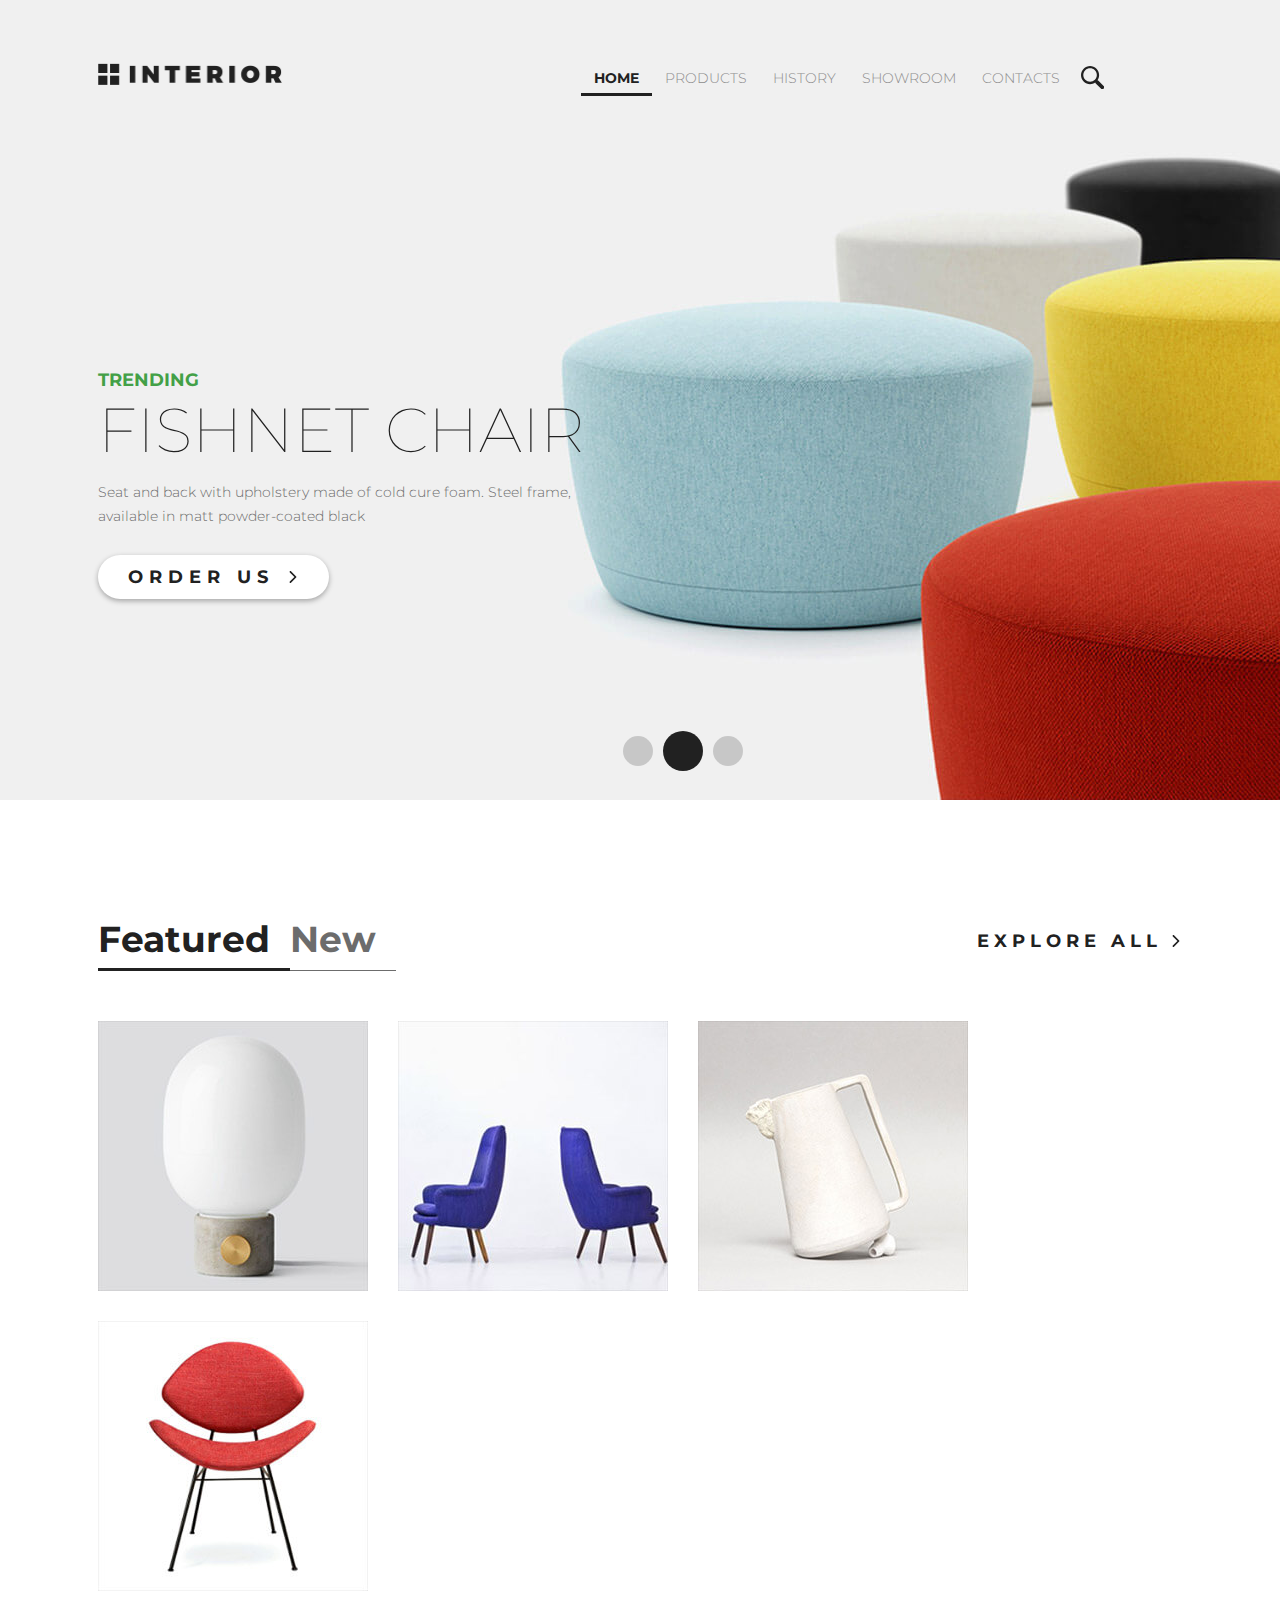
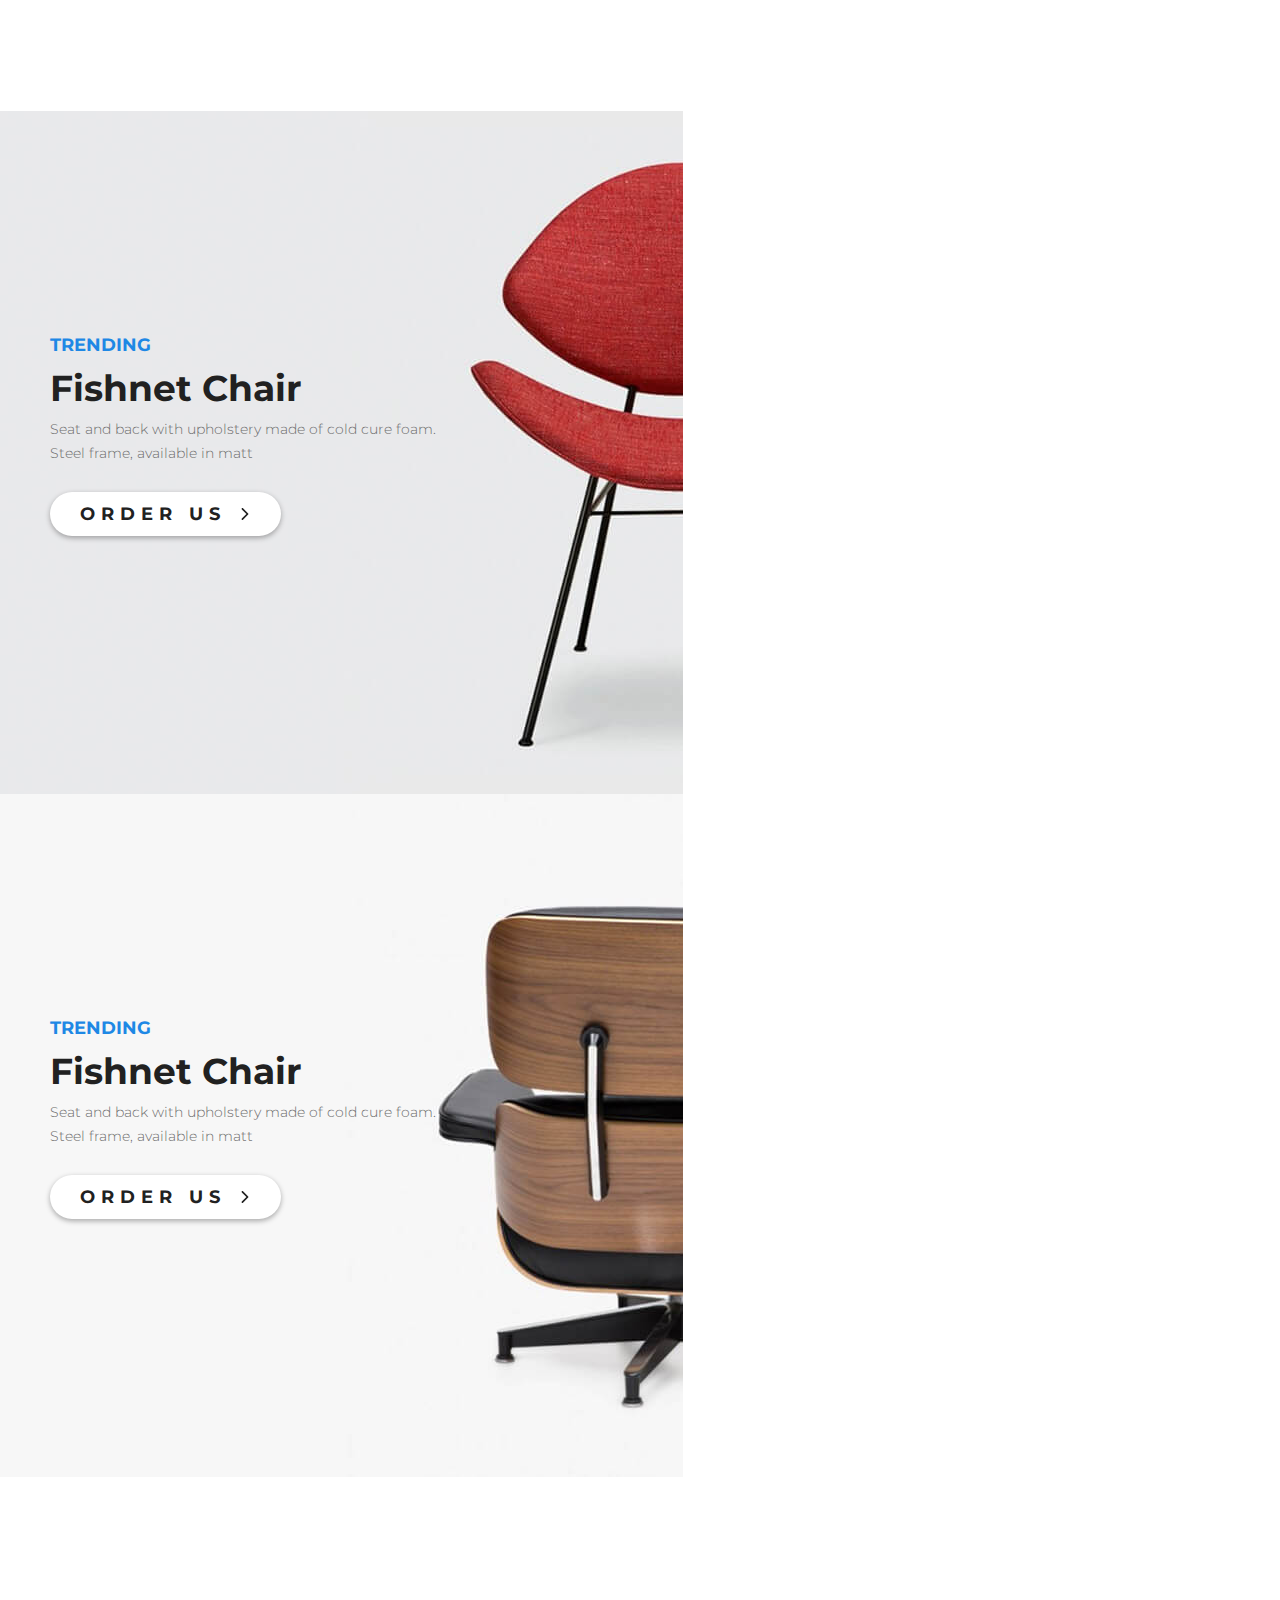
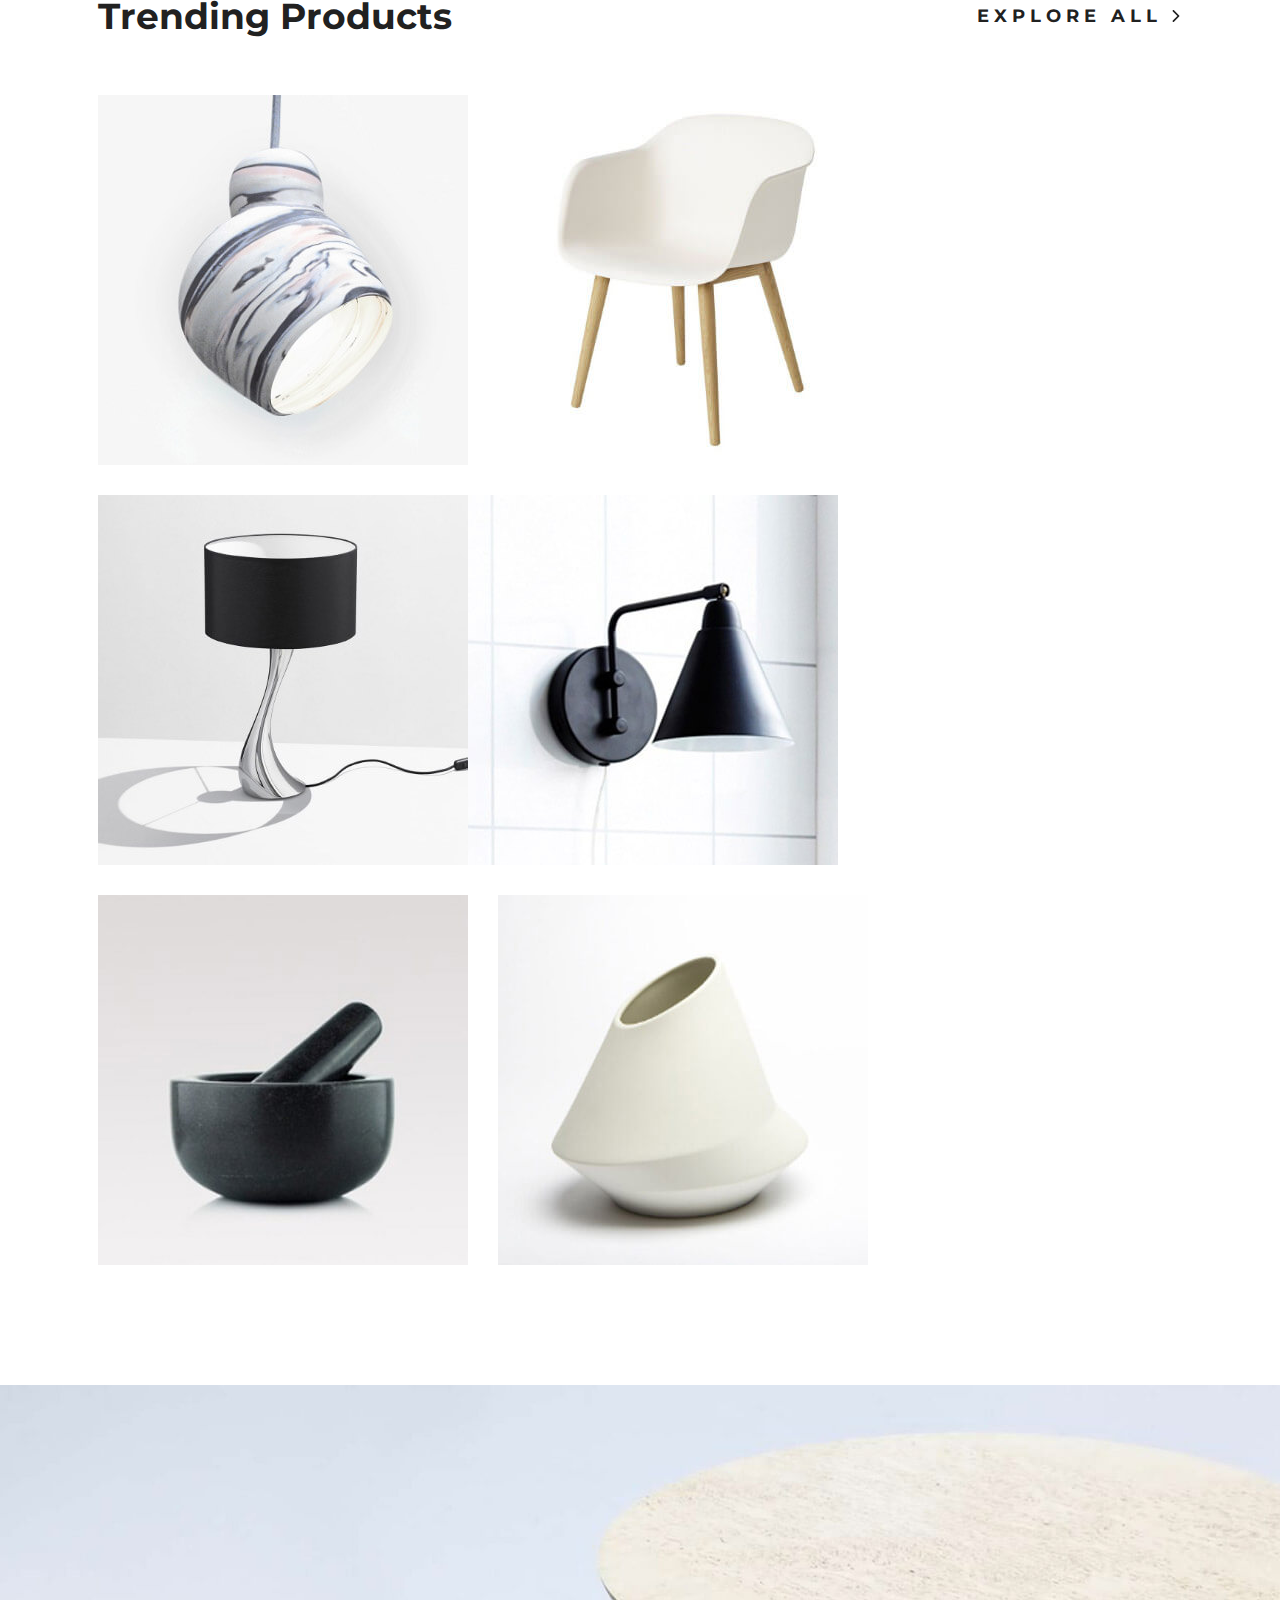
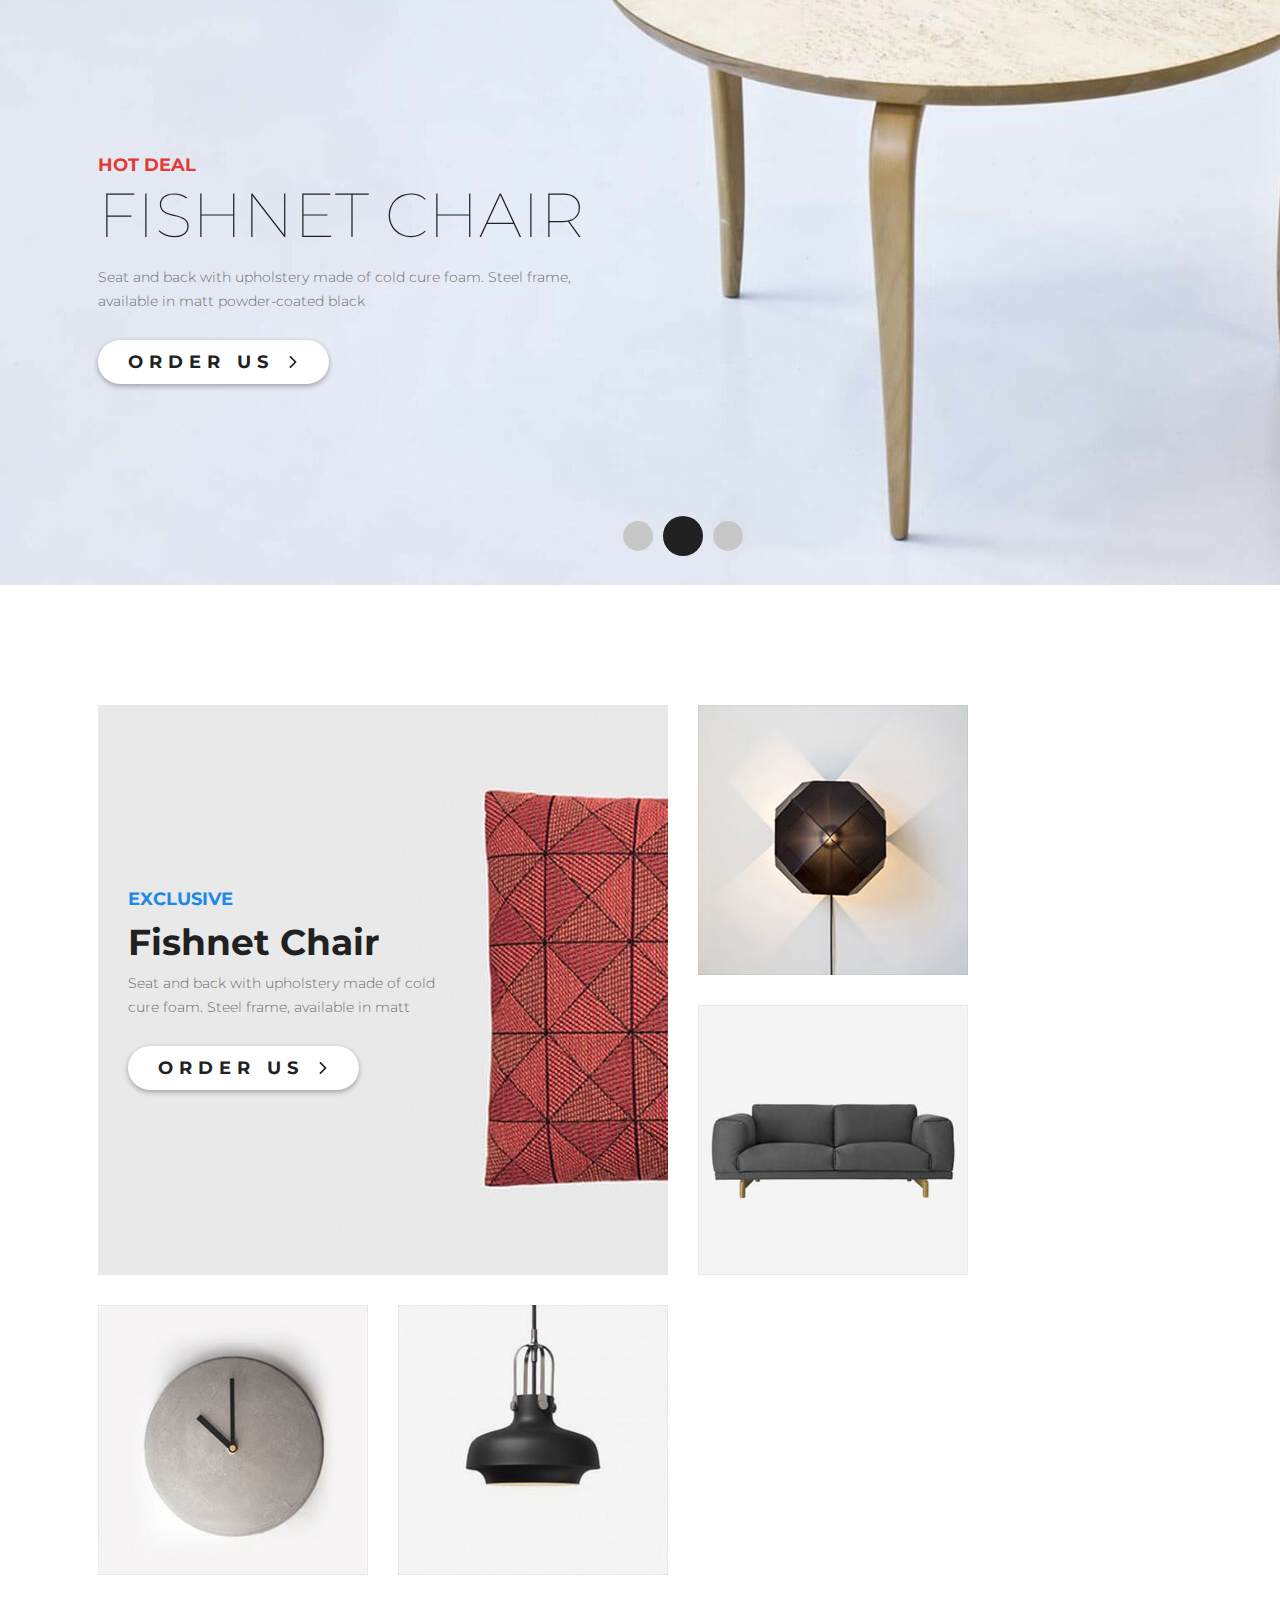
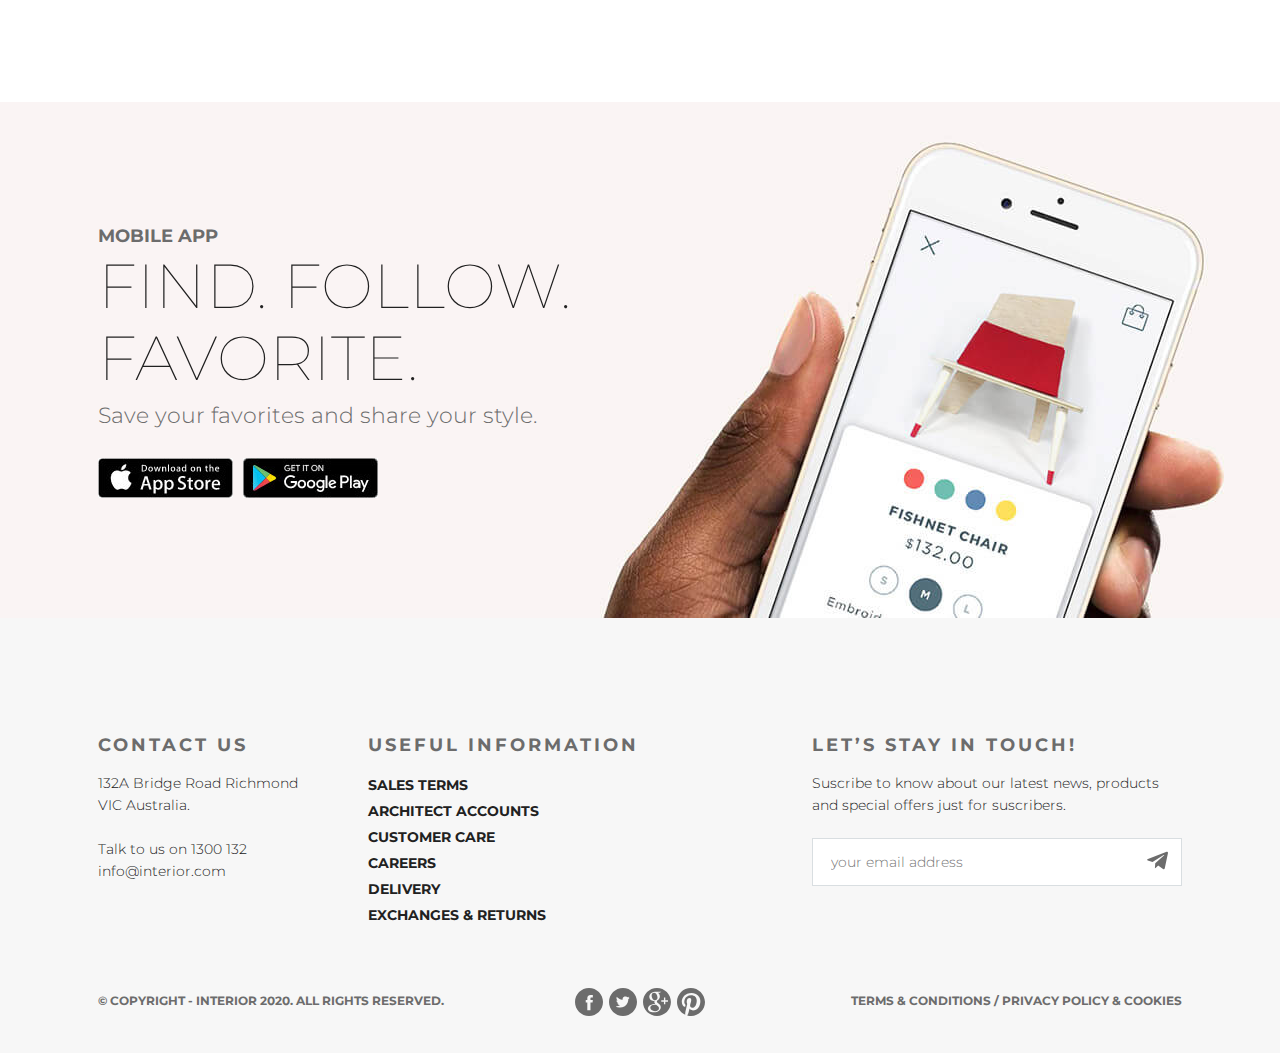
<file: index.html>
<!DOCTYPE html>
<html lang="ru">

<head>
  <meta charset="UTF-8">
  <meta name="viewport" content="width=device-width, initial-scale=1.0">
  <title>Interior</title>
  <link href="https://fonts.googleapis.com/css2?family=Montserrat:wght@100;300;700&display=swap" rel="stylesheet">
  <link rel="stylesheet" href="css/normalize.css">
  <link rel="stylesheet" href="css/style.min.css">
</head>

<body class="index-page">
  <header class="page-header">
    <div class="container padding-site">
      <a class="page-header__logo">
        <img src="img/logo.png" width="184" height="21" alt="Логотип Interior">
      </a>
      <nav class="page-header__main-nav main-nav" id="main-nav">
        <ul class="main-menu">
          <li class="main-menu__item main-menu__item_current">
            <a class="main-menu__link">Home</a>
          </li>
          <li class="main-menu__item">
            <a class="main-menu__link" href="catalog.html">Products</a>
          </li>
          <li class="main-menu__item">
            <a class="main-menu__link" href="#">History</a>
          </li>
          <li class="main-menu__item">
            <a class="main-menu__link" href="#">Showroom</a>
          </li>
          <li class="main-menu__item">
            <a class="main-menu__link" href="contacts.html">Contacts</a>
          </li>
          <li class="main-menu__item main-menu__item_search">
            <a class="main-menu__link" href="#">
              <span class="visually-hidden">Site search</span>
              <svg xmlns="http://www.w3.org/2000/svg" width="23" height="23" viewBox="0 0 30 30">
                <path fill="#212121"
                  d="M20.194 3.46c-4.613-4.613-12.121-4.613-16.734 0-4.612 4.614-4.612 12.121 0 16.735 4.108 4.107 10.506 4.547 15.116 1.34.097.459.319.897.676 1.254l6.718 6.718a2.498 2.498 0 003.535 0 2.496 2.496 0 000-3.535l-6.718-6.72a2.5 2.5 0 00-1.253-.674c3.209-4.611 2.769-11.008-1.34-15.118zm-2.121 14.614c-3.444 3.444-9.049 3.444-12.492 0-3.442-3.444-3.442-9.048 0-12.492 3.443-3.443 9.048-3.443 12.492 0 3.444 3.444 3.444 9.048 0 12.492z" />
              </svg>
            </a>
          </li>
        </ul>
      </nav>
    </div>
  </header>
  <main>
    <h1 class="visually-hidden">Главная страница интернет-магазина Interior</h1>
    <section class="popular-products theme_gray-1">
      <h2 class="visually-hidden">Популярные товары</h2>
      <div class="slider container">
        <ul class="slider__list">
          <li class="slider__slide slider__slide_current">
            <p class="slider__img">
              <img src="img/slider-img.jpg" width="1366" height="800" alt="Fishnet Chair">
            </p>
            <div class="text-content">
              <h3 class="text-content__title">Fishnet Chair</h3>
              <p class="text-content__tag">Trending</p>
              <p class="text-content__description">Seat and back with upholstery made of cold cure foam. Steel frame,
                available in matt powder-coated black
                <!-- or highly polished chrome. -->
              </p>
              <a class="button" href="#">Order Us</a>
            </div>
          </li>
          <li class="slider__slide">
            <p class="slider__img">
              <img src="img/slider-img2.jpg" width="1366" height="800" alt="Fishnet Chair">
            </p>
            <div class="text-content">
              <h3 class="text-content__title">Fishnet Chair</h3>
              <p class="text-content__tag">Trending</p>
              <p class="text-content__description">Seat and back with upholstery made of cold cure foam. Steel frame,
                available in matt powder-coated black
                <!-- or highly polished chrome. -->
              </p>
              <a class="button" href="#">Order Us</a>
            </div>
          </li>
          <li class="slider__slide">
            <p class="slider__img">
              <img src="img/slider-img3.jpg" width="1366" height="800" alt="Fishnet Chair">
            </p>
            <div class="text-content">
              <h3 class="text-content__title">Fishnet Chair</h3>
              <p class="text-content__tag">Trending</p>
              <p class="text-content__description">Seat and back with upholstery made of cold cure foam. Steel frame,
                available in matt powder-coated black
                <!-- or highly polished chrome. -->
              </p>
              <a class="button" href="#">Order Us</a>
            </div>
          </li>
        </ul>
        <ul class="slider-controll">
          <li class="slider-controll__item">
            <button class="slider-controll__btn" id="slider1-btn1">
              <span class="visually-hidden">Переключить слайд</span>
            </button>
          </li>
          <li class="slider-controll__item slider-controll__item_active">
            <button class="slider-controll__btn" id="slider1-btn2">
              <span class="visually-hidden">Переключить слайд</span>
            </button>
          </li>
          <li class="slider-controll__item">
            <button class="slider-controll__btn" id="slider1-btn3">
              <span class="visually-hidden">Переключить слайд</span>
            </button>
          </li>
        </ul>
      </div>
    </section>

    <section class="featured-products container padding-site">
      <h2 class="visually-hidden">Рекомендуемые товары</h2>
      <div class="featured-products__top">
        <ul class="tab-controll">
          <li class="tab-controll__item tab-controll__item_current">Featured</li>
          <li class="tab-controll__item">New</li>
        </ul>
        <a class="button button_no-border" href="#">explore all</a>
      </div>
      <ul class="tab-content">
        <li class="tab-content__item">
          <div class="tab-content__hover-content hover-content">
            <h3 class="hover-content__title">Fishnet Chair</h3>
            <p class="hover-content__description">Seat and back with upholstery made of cold cure foam
              <!-- . Steel frame, available in matt powder-coated black
               or highly polished chrome. -->
            </p>
            <a class="button hover-content__button" href="product-details.html">
              <span class="visually-hidden">Посмотреть подробнее</span>
            </a>
          </div>
          <p class="tab-content__img">
            <img src="img/product-1.jpg" width="270" height="270" alt="Fishnet Chair">
          </p>
        </li>
        <li class="tab-content__item">
          <div class="tab-content__hover-content hover-content">
            <h3 class="hover-content__title">Fishnet Chair</h3>
            <p class="hover-content__description">Seat and back with upholstery made of cold cure foam</p>
            <a class="button hover-content__button" href="product-details.html">
              <span class="visually-hidden">Посмотреть подробнее</span>
            </a>
          </div>
          <p class="tab-content__img">
            <img src="img/product-2.jpg" width="270" height="270" alt="Fishnet Chair">
          </p>
        </li>
        <li class="tab-content__item">
          <div class="tab-content__hover-content hover-content">
            <h3 class="hover-content__title">Fishnet Chair</h3>
            <p class="hover-content__description">Seat and back with upholstery made of cold cure foam</p>
            <a class="button hover-content__button" href="product-details.html">
              <span class="visually-hidden">Посмотреть подробнее</span>
            </a>
          </div>
          <p class="tab-content__img">
            <img src="img/product-3.jpg" width="270" height="270" alt="Fishnet Chair">
          </p>
        </li>
        <li class="tab-content__item">
          <div class="tab-content__hover-content hover-content">
            <h3 class="hover-content__title">Fishnet Chair</h3>
            <p class="hover-content__description">Seat and back with upholstery made of cold cure foam</p>
            <a class="button hover-content__button" href="product-details.html">
              <span class="visually-hidden">Посмотреть подробнее</span>
            </a>
          </div>
          <p class="tab-content__img">
            <img src="img/product-4.jpg" width="270" height="270" alt="Fishnet Chair">
          </p>
        </li>
      </ul>
    </section>

    <section class="promo-products container">
      <h2 class="visually-hidden">Промо-товары</h2>
      <ul class="promo-products__list">
        <li class="promo_products__item">
          <div class="text-content">
            <h3 class="text-content__title">Fishnet Chair</h3>
            <p class="text-content__tag">Trending</p>
            <p class="text-content__description">Seat and back with upholstery made of cold cure foam. Steel frame,
              available in matt
              <!-- powder-coated black or highly polished chrome. -->
            </p>
            <a class="button" href="#">Order Us</a>
          </div>
          <p class="promo_products__img">
            <img src="img/promo-img1.jpg" width="683" height="683" alt="Fishnet Chair">
          </p>
        </li>
        <li class="promo_products__item">
          <div class="text-content">
            <h3 class="text-content__title">Fishnet Chair</h3>
            <p class="text-content__tag">Trending</p>
            <p class="text-content__description">Seat and back with upholstery made of cold cure foam. Steel frame,
              available in matt
              <!-- powder-coated black or highly polished chrome. -->
            </p>
            <a class="button" href="#">Order Us</a>
          </div>
          <p class="promo_products__img">
            <img src="img/promo-img2.jpg" width="683" height="683" alt="Fishnet Chair">
          </p>
        </li>
      </ul>
    </section>

    <section class="trending-products container padding-site">
      <div class="trending-products__top">
        <h2 class="trending-products__title">Trending Products</h2>
        <a class="button button_no-border" href="#">explore all</a>
      </div>
      <ul class="trending-products__list">
        <li class="trending-products__item">
          <p class="trending-products__img">
            <a href="product-details.html">
              <img src="img/product-11.jpg" width="370" height="370" alt="Trending Products">
            </a>
          </p>
        </li>
        <li class="trending-products__item">
          <p class="trending-products__img">
            <a href="product-details.html">
              <img src="img/product-21.jpg" width="370" height="370" alt="Trending Products">
            </a>
          </p>
        </li>
        <li class="trending-products__item">
          <p class="trending-products__img">
            <a href="product-details.html">
              <img src="img/product-31.jpg" width="370" height="370" alt="Trending Products">
            </a>
          </p>
        </li>
        <li class="trending-products__item">
          <p class="trending-products__img">
            <a href="product-details.html">
              <img src="img/product-41.jpg" width="370" height="370" alt="Trending Products">
            </a>
          </p>
        </li>
        <li class="trending-products__item">
          <p class="trending-products__img">
            <a href="product-details.html">
              <img src="img/product-5.jpg" width="370" height="370" alt="Trending Products">
            </a>
          </p>
        </li>
        <li class="trending-products__item">
          <p class="trending-products__img">
            <a href="product-details.html">
              <img src="img/product-6.jpg" width="370" height="370" alt="Trending Products">
            </a>
          </p>
        </li>
      </ul>
    </section>

    <section class="hot-deals slider container">
      <h2 class="visually-hidden">Горячие предложения</h2>
      <ul class="slider__list">
        <li class="slider__slide slider__slide_current">
          <p class="slider__img">
            <img src="img/slider-img5.jpg" width="1366" height="800" alt="Fishnet Chair">
          </p>
          <div class="text-content">
            <h3 class="text-content__title">Fishnet Chair</h3>
            <p class="text-content__tag">Hot deal</p>
            <p class="text-content__description">Seat and back with upholstery made of cold cure foam. Steel frame,
              available in matt powder-coated black
              <!-- or highly polished chrome. -->
            </p>
            <a class="button" href="#">Order Us</a>
          </div>
        </li>
        <li class="slider__slide">
          <p class="slider__img">
            <img src="img/slider-img4.jpg" width="1366" height="800" alt="Fishnet Chair">
          </p>
          <div class="text-content">
            <h3 class="text-content__title">Fishnet Chair</h3>
            <p class="text-content__tag">Hot deal</p>
            <p class="text-content__description">Seat and back with upholstery made of cold cure foam. Steel frame,
              available in matt powder-coated black
              <!-- or highly polished chrome. -->
            </p>
            <a class="button" href="#">Order Us</a>
          </div>
        </li>
        <li class="slider__slide">
          <p class="slider__img">
            <img src="img/slider-img2.jpg" width="1366" height="800" alt="Fishnet Chair">
          </p>
          <div class="text-content">
            <h3 class="text-content__title">Fishnet Chair</h3>
            <p class="text-content__tag">Hot deal</p>
            <p class="text-content__description">Seat and back with upholstery made of cold cure foam. Steel frame,
              available in matt powder-coated black
              <!-- or highly polished chrome. -->
            </p>
            <a class="button" href="#">Order Us</a>
          </div>
        </li>
      </ul>
      <ul class="slider-controll">
        <li class="slider-controll__item">
          <button class="slider-controll__btn" id="slider2-btn1">
            <span class="visually-hidden">Переключить слайд</span>
          </button>
        </li>
        <li class="slider-controll__item slider-controll__item_active">
          <button class="slider-controll__btn" id="slider2-btn2">
            <span class="visually-hidden">Переключить слайд</span>
          </button>
        </li>
        <li class="slider-controll__item">
          <button class="slider-controll__btn" id="slider2-btn3">
            <span class="visually-hidden">Переключить слайд</span>
          </button>
        </li>
      </ul>
    </section>

    <section class="exclusive-products container padding-site">
      <h2 class="visually-hidden">Эксклюзивные товары</h2>
      <ul class="exclusive-products__list">
        <li class="exclusive-products__item">
          <div class="exclusive-products__text-content text-content">
            <h3 class="text-content__title">Fishnet Chair</h3>
            <p class="text-content__tag">exclusive</p>
            <p class="text-content__description">Seat and back with upholstery made of cold cure foam. Steel frame,
              available in matt
              <!-- powder-coated black or highly polished chrome. -->
            </p>
            <a class="button" href="#">Order Us</a>
          </div>
          <p class="exclusive-products__img">
            <img src="img/product-1-lg.jpg" width="570" height="570" alt="">
          </p>
        </li>
        <li class="exclusive-products__item">
          <a href="product-details.html">
            <p class="exclusive-products__img">
              <img src="img/product-2-sm.jpg" width="270" height="270" alt="">
            </p>
          </a>
        </li>
        <li class="exclusive-products__item">
          <a href="product-details.html">
            <p class="exclusive-products__img">
              <img src="img/product-3-sm.jpg" width="270" height="270" alt="">
            </p>
          </a>
        </li>
        <li class="exclusive-products__item">
          <a href="product-details.html">
            <p class="exclusive-products__img">
              <img src="img/product-4-sm.jpg" width="270" height="270" alt="">
            </p>
          </a>
        </li>
        <li class="exclusive-products__item">
          <a href="product-details.html">
            <p class="exclusive-products__img">
              <img src="img/product-5-sm.jpg" width="270" height="270" alt="">
            </p>
          </a>
        </li>
      </ul>
    </section>

    <section class="mobile-app">
      <h2 class="visually-hidden">Мобильное приложение Interior</h2>
      <div class="container padding-site">
        <div class="mobile-app__text-content text-content">
          <h3 class="text-content__title">Find. Follow. Favorite.
            <!-- Discover brands on the go. -->
          </h3>
          <p class="text-content__tag">mobile app</p>
          <p class="text-content__description">Save your favorites and share your style.</p>
        </div>
        <div class="mobile-app__button-wrapper">
          <a class="mobile-app__button mobile-app__button_appstore" href="#">
            <span class="visually-hidden">Download on the AppStore</span>
          </a>
          <a class="mobile-app__button mobile-app__button_googleplay" href="#">
            <span class="visually-hidden">Get it on Google Play</span>
          </a>
        </div>
      </div>
    </section>
  </main>
  <footer class="page-footer">
    <div class="container padding-site">
      <div class="page-footer__top">
        <div class="page-footer__contacts">
          <h2 class="page-footer__title">Contact Us</h2>
          <p class="page-footer__text">132A Bridge Road Richmond VIC Australia.</p>
          <p class="page-footer__text">Talk to us on 1300 132 info@interior.com</p>
        </div>
        <div class="page-footer__info">
          <h2 class="page-footer__title">Useful Information</h2>
          <ul class="page-footer__list">
            <li class="page-footer__item"><a class="page-footer__link" href="#">Sales terms</a></li>
            <li class="page-footer__item"><a class="page-footer__link" href="#">Architect accounts</a></li>
            <li class="page-footer__item"><a class="page-footer__link" href="#">Customer care</a></li>
            <li class="page-footer__item"><a class="page-footer__link" href="#">Careers</a></li>
            <li class="page-footer__item"><a class="page-footer__link" href="#">Delivery</a></li>
            <li class="page-footer__item"><a class="page-footer__link" href="#">Exchanges & returns</a></li>
          </ul>
        </div>
        <div class="page-footer__subscribe footer-subscribe">
          <h2 class="page-footer__title">Let’s Stay in Touch!</h2>
          <p class="page-footer__text">Suscribe to know about our latest news, products and special offers just for
            suscribers.</p>
          <form class="page-footer__subscribe-form subscribe-form" action="https://echo.htmlacademy.ru" method="post">
            <p class="subscribe-form__item">
              <label class="visually-hidden" for="subscribe-form-email">Email:</label>
              <input class="subscribe-form__input" id="subscribe-form-email" type="email" name="email" value=""
                placeholder="your email address">
              <button class="subscribe-form__button" type="submit">
                <span class="visually-hidden">Подписаться на рассылку</span>
                <svg xmlns="http://www.w3.org/2000/svg" width="21" height="21" viewBox="0 0 24 24">
                  <path fill="#6c6c6c"
                    d="M9.417 15.181l-.397 5.584c.568 0 .814-.244 1.109-.537l2.663-2.545 5.518 4.041c1.012.564 1.725.267 1.998-.931L23.93 3.821l.001-.001c.321-1.496-.541-2.081-1.527-1.714l-21.29 8.151c-1.453.564-1.431 1.374-.247 1.741l5.443 1.693L18.953 5.78c.595-.394 1.136-.176.691.218z" />
                </svg>
              </button>
            </p>
          </form>
        </div>
      </div>
      <div class="page-footer__bottom">
        <p class="page-footer__copyright">&copy; Copyright - INTERIOR 2020. All Rights Reserved.</p>
        <ul class="page-footer__social-list">
          <li class="page-footer__social-item">
            <a href="#" class="page-footer__social-link">
              <span class="visually-hidden">Facebook</span>
              <svg xmlns="http://www.w3.org/2000/svg" width="28" height="28" viewBox="0 0 48 48" fill="none">
                <path fill="#6c6c6c" fill-rule="evenodd" clip-rule="evenodd"
                  d="M24 0C10.745 0 0 10.745 0 24s10.745 24 24 24 24-10.745 24-24S37.255 0 24 0zm2.502 25.054v13.058h-5.403V25.054H18.4v-4.5h2.7v-2.701c0-3.671 1.523-5.854 5.853-5.854h3.605v4.5h-2.253c-1.686 0-1.797.629-1.797 1.802l-.006 2.253h4.082l-.478 4.5h-3.604z" />
              </svg>
            </a>
          </li>
          <li class="page-footer__social-item">
            <a href="#" class="page-footer__social-link">
              <span class="visually-hidden">Twitter</span>
              <svg xmlns="http://www.w3.org/2000/svg" width="28" height="28" viewBox="0 0 48 48" fill="none">
                <path fill="#6c6c6c" fill-rule="evenodd" clip-rule="evenodd"
                  d="M24 0C10.745 0 0 10.745 0 24s10.745 24 24 24 24-10.745 24-24S37.255 0 24 0zm-.668 20.338l-.05-.83c-.152-2.153 1.174-4.119 3.273-4.881.772-.272 2.081-.306 2.938-.068.335.101.973.44 1.427.745l.822.56.907-.288c.503-.153 1.175-.407 1.477-.577.285-.152.537-.237.537-.186 0 .288-.621 1.271-1.141 1.813-.706.763-.504.83.923.322.856-.288.873-.288.705.034-.1.17-.621.763-1.175 1.305-.94.932-.99 1.034-.99 1.814 0 1.203-.571 3.711-1.142 5.084-1.058 2.576-3.324 5.237-5.59 6.576-3.19 1.881-7.437 2.356-11.013 1.254-1.192-.373-3.24-1.322-3.24-1.491 0-.051.621-.119 1.377-.136a9.452 9.452 0 004.499-1.254l.906-.542-1.04-.356c-1.478-.509-2.804-1.678-3.14-2.78-.1-.356-.067-.373.873-.373l.974-.017-.823-.39c-.974-.49-1.863-1.321-2.3-2.169-.319-.61-.722-2.152-.604-2.27.033-.052.386.05.789.186 1.158.423 1.31.322.638-.39-1.26-1.288-1.645-3.203-1.041-5.017l.285-.813 1.108 1.101c2.267 2.22 4.936 3.543 7.991 3.932l.84.102z" />
              </svg>
            </a>
          </li>
          <li class="page-footer__social-item">
            <a href="#" class="page-footer__social-link">
              <span class="visually-hidden">Google plus</span>
              <svg xmlns="http://www.w3.org/2000/svg" width="28" height="28" viewBox="0 0 98 98">
                <path fill="#6c6c6c"
                  d="M50.729 33.67c0-6.775-4.039-17.311-11.826-17.311-2.448 0-5.071 1.222-6.577 3.105-1.598 1.979-2.062 4.511-2.062 6.965 0 6.3 3.658 16.741 11.736 16.741 2.345 0 4.872-1.123 6.382-2.63 2.159-2.171 2.347-5.175 2.347-6.87zM45.657 58.414c-.748-.094-1.218-.094-2.156-.094-.847 0-5.918.185-9.859 1.511-2.064.748-8.071 3.008-8.071 9.687 0 6.682 6.478 11.485 16.522 11.485 9.015 0 13.804-4.338 13.804-10.163-.001-4.813-3.099-7.344-10.24-12.426z" />
                <path fill="#6c6c6c"
                  d="M48.875 0C21.882 0 0 21.882 0 48.875S21.882 97.75 48.875 97.75 97.75 75.868 97.75 48.875 75.868 0 48.875 0zM37.489 84.945c-13.616 0-20.184-6.488-20.184-13.455 0-3.385 1.687-8.18 7.227-11.475 5.818-3.576 13.709-4.043 17.936-4.334-1.319-1.692-2.816-3.479-2.816-6.395 0-1.597.47-2.539.934-3.669-1.034.096-2.062.188-3.002.188-9.948 0-15.581-7.438-15.581-14.775 0-4.322 1.969-9.124 6.005-12.605 5.354-4.422 12.67-5.622 17.744-5.622H64.25l-6.105 3.836h-5.816c2.158 1.786 6.658 5.549 6.658 12.703 0 6.957-3.938 10.259-7.879 13.36-1.223 1.221-2.632 2.538-2.632 4.611 0 2.065 1.41 3.193 2.44 4.047l3.383 2.628c4.132 3.479 7.888 6.679 7.886 13.177-.001 8.847-8.55 17.78-24.696 17.78zm40.516-37.22v9.464h-4.646v-9.464h-9.393v-4.697h9.393v-9.406h4.646v9.406h9.438v4.697h-9.438z" />
              </svg>
            </a>
          </li>
          <li class="page-footer__social-item">
            <a href="#" class="page-footer__social-link">
              <span class="visually-hidden">Pinterest</span>
              <svg width="28" height="28" viewBox="0 0 20 20" xmlns="http://www.w3.org/2000/svg">
                <path fill="#6c6c6c" fill-rule="evenodd"
                  d="M9.876 0C4.399 0 0 4.435 0 9.959c0 4.1 2.407 7.53 5.893 9.12 0-1.867-.013-1.626 1.41-7.699-.782-1.578-.174-4.183 1.577-4.183 2.43 0 .779 3.603.498 5.02-.249 1.088.581 1.925 1.577 1.925 1.909 0 3.153-2.427 3.153-5.271 0-2.176-1.493-3.767-4.066-3.767-4.575 0-5.735 5.096-4.149 6.695.399.604 0 .632 0 1.423-.277.836-2.49-.38-2.49-3.514 0-2.846 2.324-6.193 7.054-6.193 3.734 0 6.224 2.761 6.224 5.69 0 3.933-2.158 6.779-5.311 6.779-1.079 0-2.075-.586-2.407-1.256-.603 2.346-.725 3.535-1.66 4.854.913.25 1.826.418 2.822.418C15.602 20 20 15.565 20 10.042 19.752 4.435 15.353 0 9.876 0" />
              </svg>
            </a>
          </li>
        </ul>
        <p class="page-footer__docs"><a href="#">Terms &amp; Conditions</a> / <a href="#">Privacy policy &amp;
            Cookies</a></p>
      </div>
    </div>
  </footer>
</body>
</html>
</file>
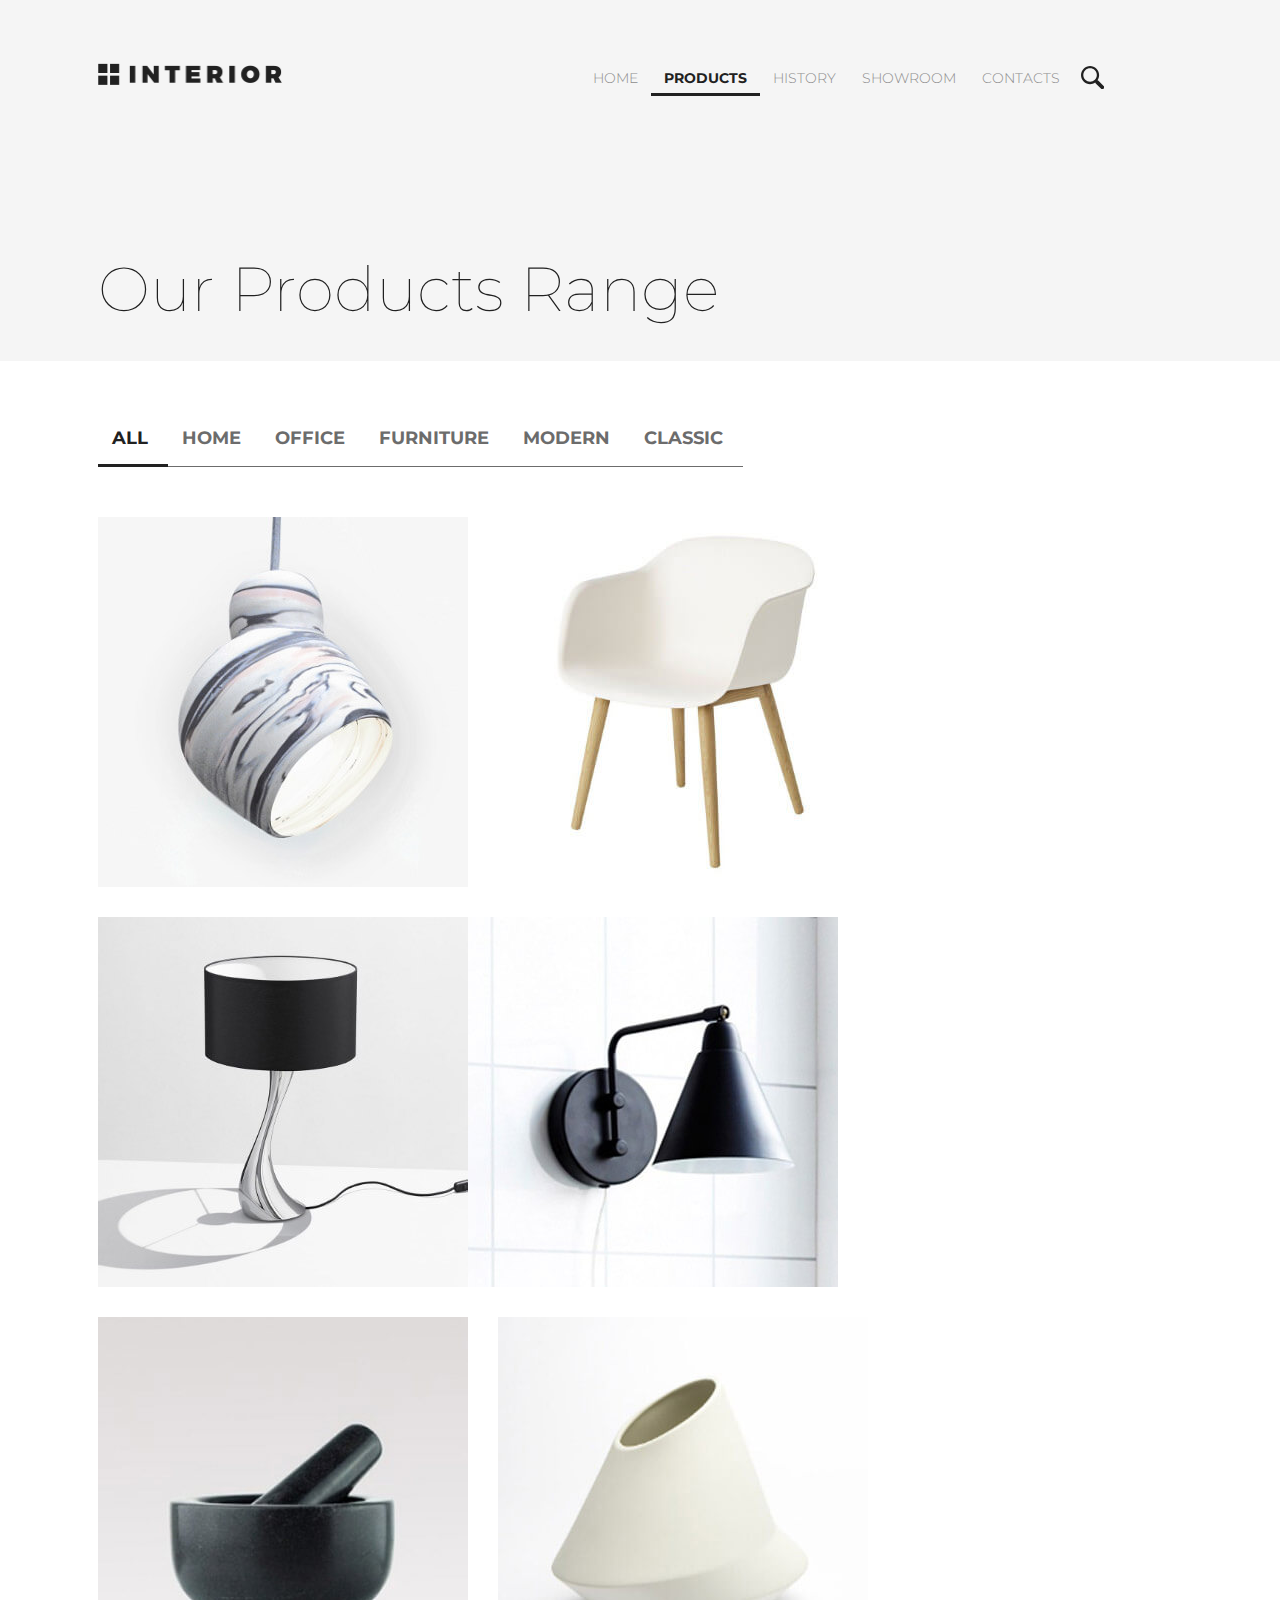
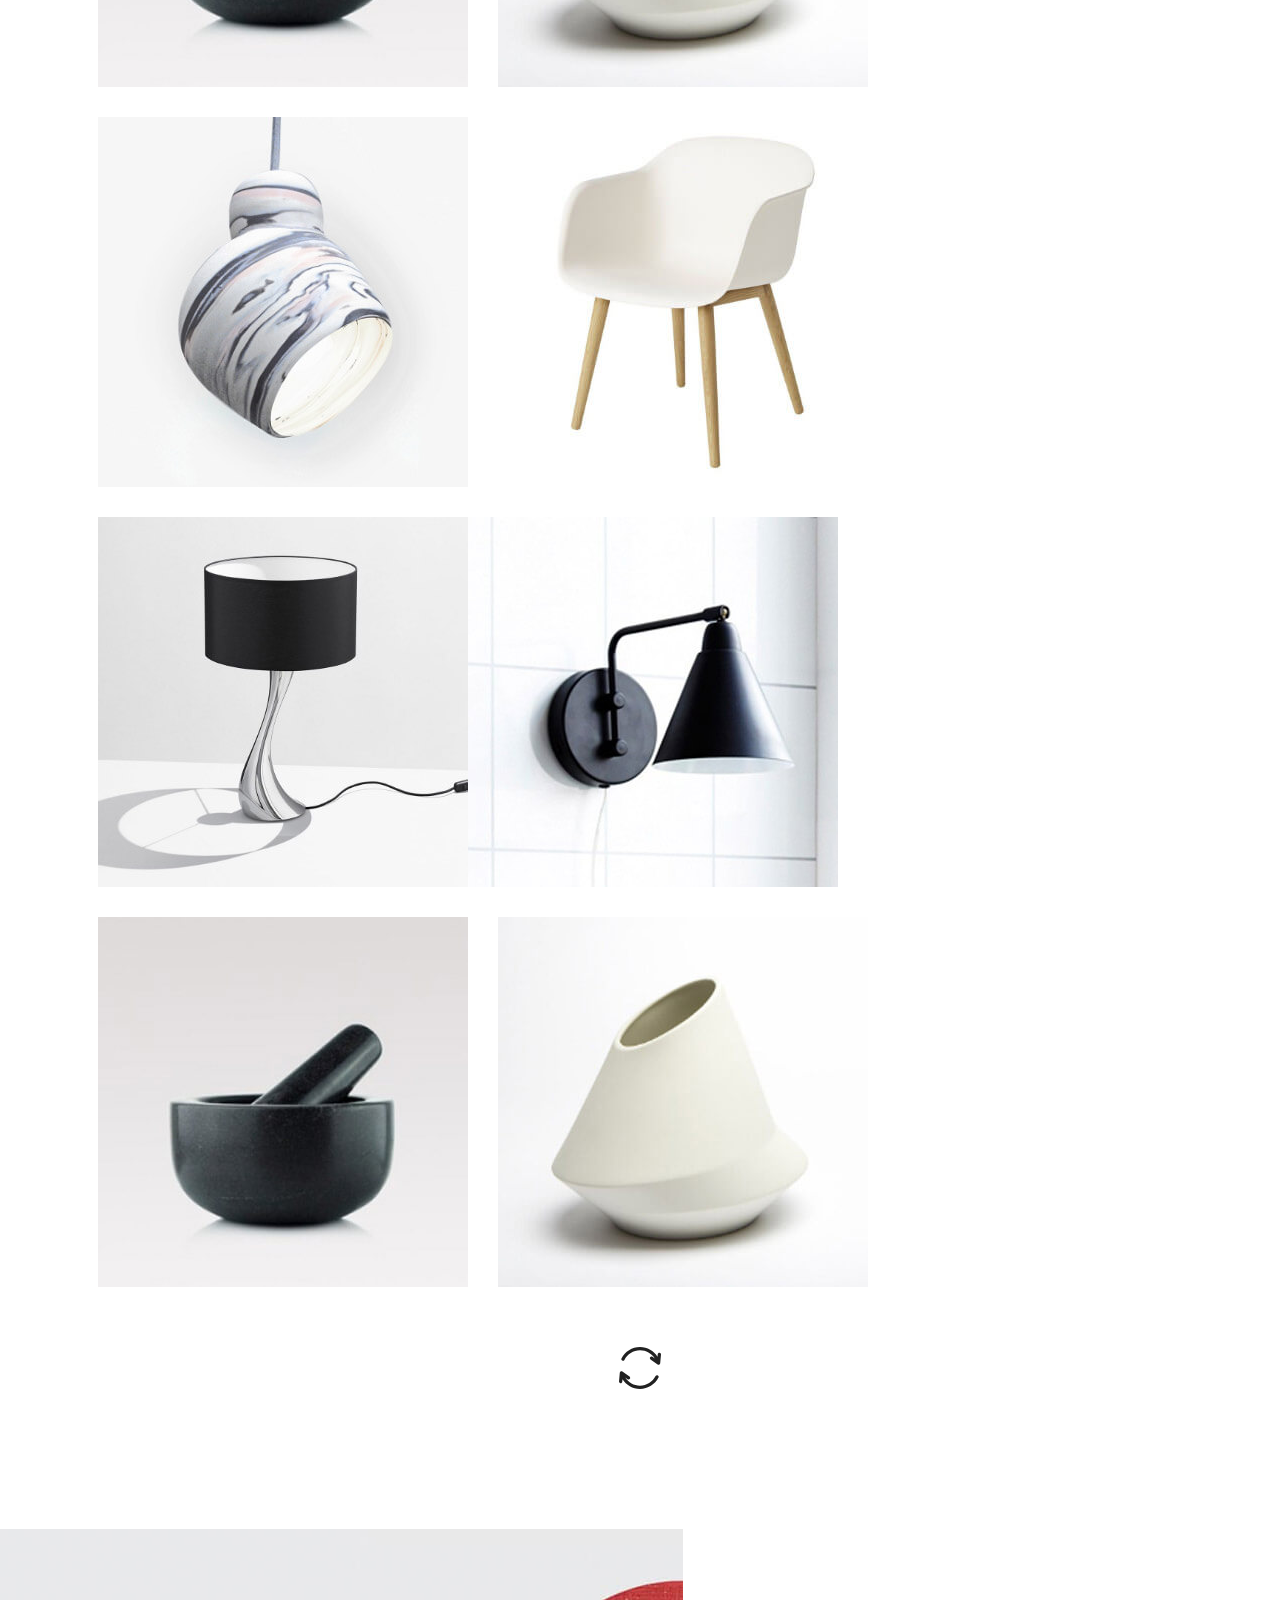
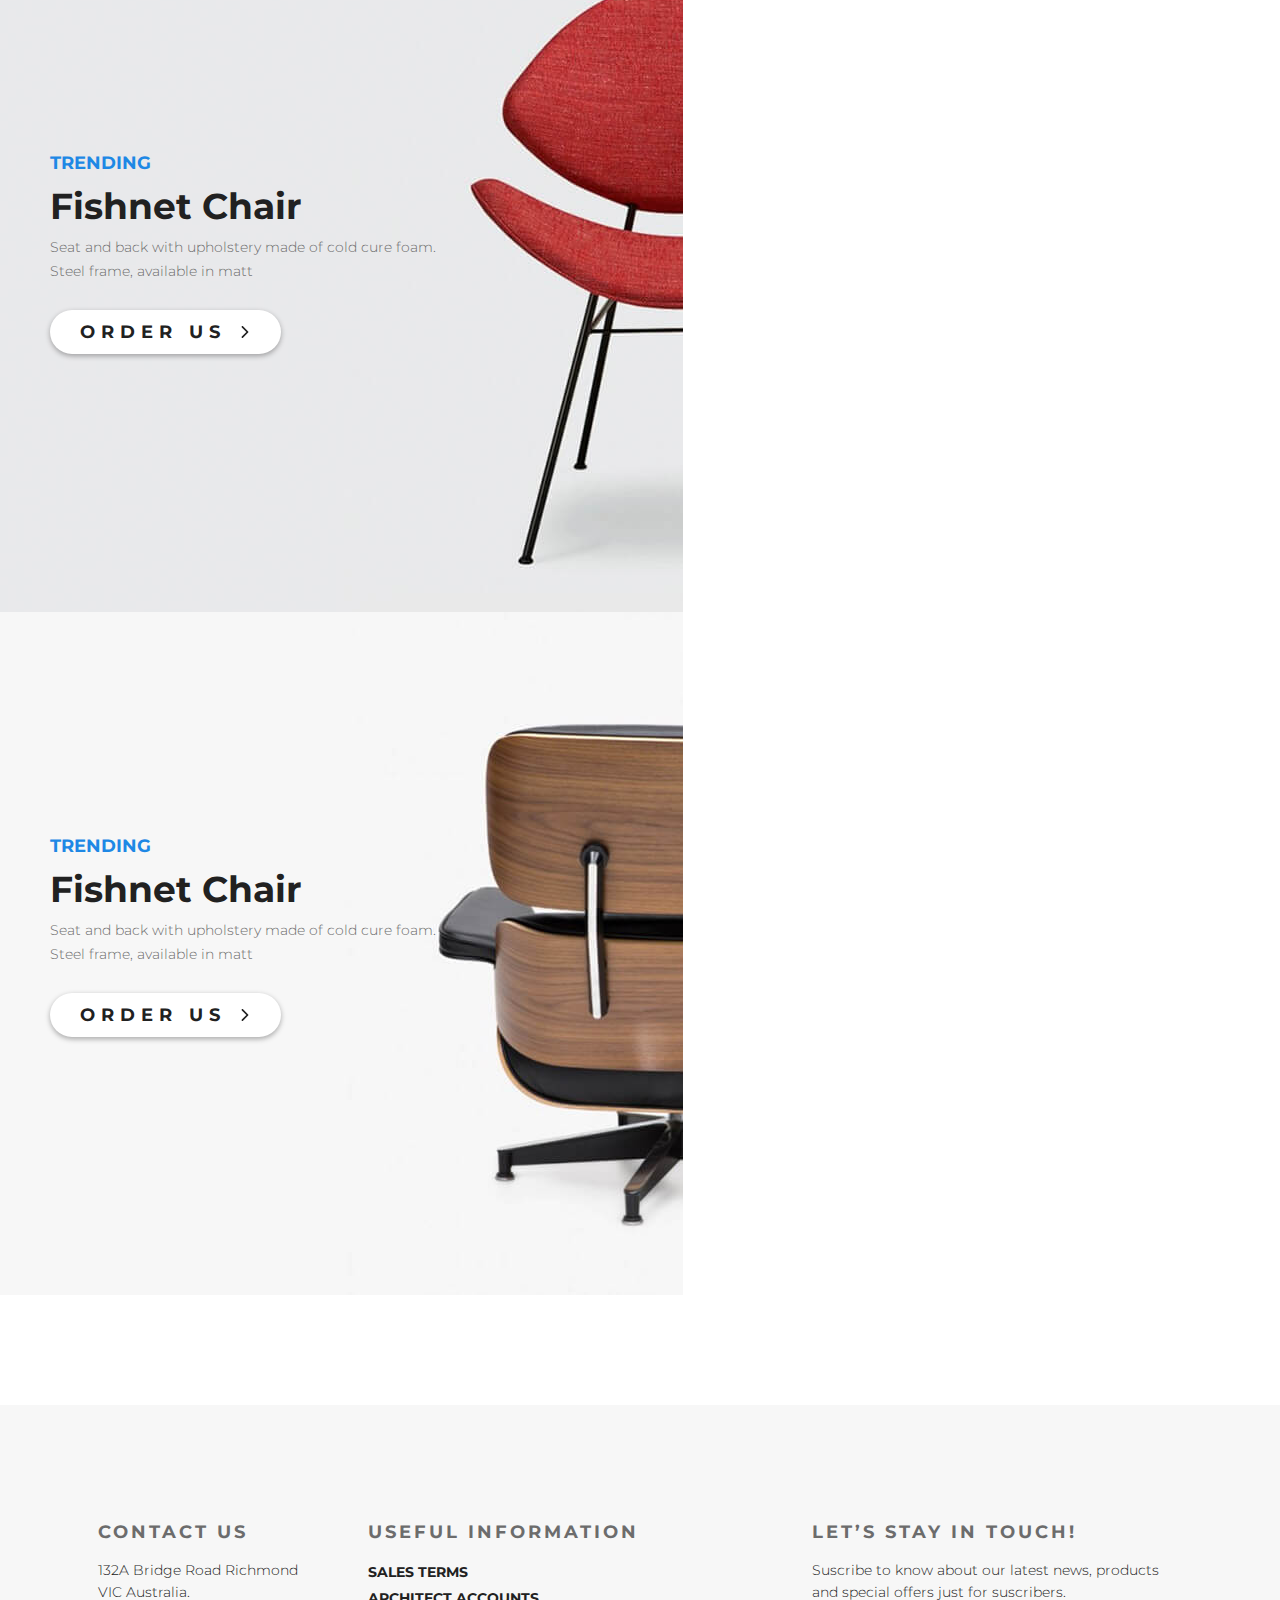
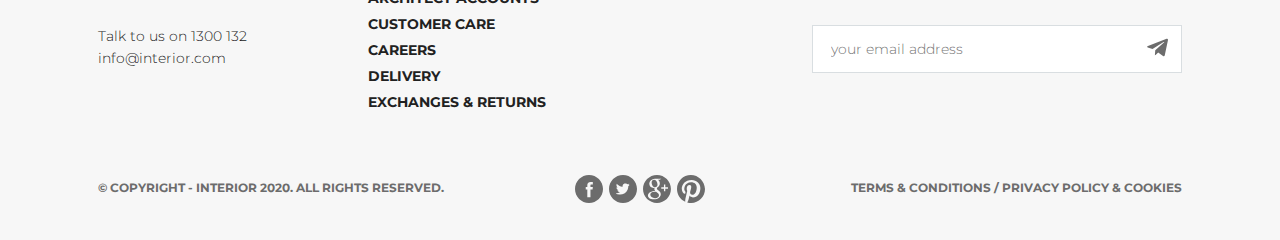
<file: catalog.html>
<!DOCTYPE html>
<html lang="ru">

<head>
  <meta charset="UTF-8">
  <meta name="viewport" content="width=device-width, initial-scale=1.0">
  <title>Products</title>
  <link href="https://fonts.googleapis.com/css2?family=Montserrat:wght@100;300;700&display=swap" rel="stylesheet">
  <link rel="stylesheet" href="css/normalize.css">
  <link rel="stylesheet" href="css/style.min.css">
</head>

<body>
  <header class="page-header">
    <div class="container padding-site">
      <a class="page-header__logo" href="index.html">
        <img src="img/logo.png" width="184" height="21" alt="Логотип Interior">
      </a>
      <nav class="page-header__main-nav main-nav" id="main-nav">
        <ul class="main-menu">
          <li class="main-menu__item">
            <a class="main-menu__link" href="index.html">Home</a>
          </li>
          <li class="main-menu__item main-menu__item_current">
            <a class="main-menu__link">Products</a>
          </li>
          <li class="main-menu__item">
            <a class="main-menu__link" href="#">History</a>
          </li>
          <li class="main-menu__item">
            <a class="main-menu__link" href="#">Showroom</a>
          </li>
          <li class="main-menu__item">
            <a class="main-menu__link" href="contacts.html">Contacts</a>
          </li>
          <li class="main-menu__item main-menu__item_search">
            <a class="main-menu__link" href="#">
              <span class="visually-hidden">Поиск по сайту</span>
              <svg xmlns="http://www.w3.org/2000/svg" width="23" height="23" viewBox="0 0 30 30">
                <path fill="#212121"
                  d="M20.194 3.46c-4.613-4.613-12.121-4.613-16.734 0-4.612 4.614-4.612 12.121 0 16.735 4.108 4.107 10.506 4.547 15.116 1.34.097.459.319.897.676 1.254l6.718 6.718a2.498 2.498 0 003.535 0 2.496 2.496 0 000-3.535l-6.718-6.72a2.5 2.5 0 00-1.253-.674c3.209-4.611 2.769-11.008-1.34-15.118zm-2.121 14.614c-3.444 3.444-9.049 3.444-12.492 0-3.442-3.444-3.442-9.048 0-12.492 3.443-3.443 9.048-3.443 12.492 0 3.444 3.444 3.444 9.048 0 12.492z" />
              </svg>
            </a>
          </li>
        </ul>
      </nav>
    </div>
  </header>
  <main>
    <div class="page-title-wrapper">
      <h1 class="page-title container padding-site">Our products range</h1>
    </div>

    <section class="catalog-products container padding-site">
      <h2 class="visually-hidden">Рекомендуемые товары</h2>
      <ul class="tab-controll">
        <li class="tab-controll__item tab-controll__item_current">All</li>
        <li class="tab-controll__item">Home</li>
        <li class="tab-controll__item">Office</li>
        <li class="tab-controll__item">Furniture</li>
        <li class="tab-controll__item">Modern</li>
        <li class="tab-controll__item">Classic</li>
      </ul>
      <ul class="tab-content">
        <li class="tab-content__item">
          <p class="tab-content__img">
            <a href="product-details.html">
              <img src="img/product-11.jpg" width="370" height="370" alt="Fishnet Chair">
            </a>
          </p>
        </li>
        <li class="tab-content__item">
          <p class="tab-content__img">
            <a href="product-details.html">
              <img src="img/product-21.jpg" width="370" height="370" alt="Fishnet Chair">
            </a>
          </p>
        </li>
        <li class="tab-content__item">
          <p class="tab-content__img">
            <a href="product-details.html">
              <img src="img/product-31.jpg" width="370" height="370" alt="Fishnet Chair">
            </a>
          </p>
        </li>
        <li class="tab-content__item">
          <p class="tab-content__img">
            <a href="product-details.html">
              <img src="img/product-41.jpg" width="370" height="370" alt="Fishnet Chair">
            </a>
          </p>
        </li>
        <li class="tab-content__item">
          <p class="tab-content__img">
            <a href="product-details.html">
              <img src="img/product-5.jpg" width="370" height="370" alt="Fishnet Chair">
            </a>
          </p>
        </li>
        <li class="tab-content__item">
          <p class="tab-content__img">
            <a href="product-details.html">
              <img src="img/product-6.jpg" width="370" height="370" alt="Fishnet Chair">
            </a>
          </p>
        </li>
        <li class="tab-content__item">
          <p class="tab-content__img">
            <a href="product-details.html">
              <img src="img/product-11.jpg" width="370" height="370" alt="Fishnet Chair">
            </a>
          </p>
        </li>
        <li class="tab-content__item">
          <p class="tab-content__img">
            <a href="product-details.html">
              <img src="img/product-21.jpg" width="370" height="370" alt="Fishnet Chair">
            </a>
          </p>
        </li>
        <li class="tab-content__item">
          <p class="tab-content__img">
            <a href="product-details.html">
              <img src="img/product-31.jpg" width="370" height="370" alt="Fishnet Chair">
            </a>
          </p>
        </li>
        <li class="tab-content__item">
          <p class="tab-content__img">
            <a href="product-details.html">
              <img src="img/product-41.jpg" width="370" height="370" alt="Fishnet Chair">
            </a>
          </p>
        </li>
        <li class="tab-content__item">
          <p class="tab-content__img">
            <a href="product-details.html">
              <img src="img/product-5.jpg" width="370" height="370" alt="Fishnet Chair">
            </a>
          </p>
        </li>
        <li class="tab-content__item">
          <p class="tab-content__img">
            <a href="product-details.html">
              <img src="img/product-6.jpg" width="370" height="370" alt="Fishnet Chair">
            </a>
          </p>
        </li>
      </ul>
      <button class="catalog-products__button">
        <span class="visually-hidden">Загрузить еще</span>
        <svg xmlns="http://www.w3.org/2000/svg" width="42" height="42" viewBox="0 0 512 512">
          <path fill="#212121"
            d="M493.815 70.629c-11.001-1.003-20.73 7.102-21.733 18.102l-2.65 29.069C424.473 47.194 346.429 0 256 0 158.719 0 72.988 55.522 30.43 138.854c-5.024 9.837-1.122 21.884 8.715 26.908 9.839 5.024 21.884 1.123 26.908-8.715C102.07 86.523 174.397 40 256 40c74.377 0 141.499 38.731 179.953 99.408l-28.517-20.367c-8.989-6.419-21.48-4.337-27.899 4.651-6.419 8.989-4.337 21.479 4.651 27.899l86.475 61.761c12.674 9.035 30.155.764 31.541-14.459l9.711-106.53c1.004-11.001-7.1-20.731-18.1-21.734zM472.855 346.238c-9.838-5.023-21.884-1.122-26.908 8.715C409.93 425.477 337.603 472 256 472c-74.377 0-141.499-38.731-179.953-99.408l28.517 20.367c8.989 6.419 21.479 4.337 27.899-4.651 6.419-8.989 4.337-21.479-4.651-27.899l-86.475-61.761c-12.519-8.944-30.141-.921-31.541 14.459L.085 419.637c-1.003 11 7.102 20.73 18.101 21.733 11.014 1.001 20.731-7.112 21.733-18.102l2.65-29.069C87.527 464.806 165.571 512 256 512c97.281 0 183.012-55.522 225.57-138.854 5.024-9.837 1.122-21.884-8.715-26.908z" />
        </svg>
      </button>
    </section>

    <section class="promo-products container">
      <h2 class="visually-hidden">Промо-товары</h2>
      <ul class="promo-products__list">
        <li class="promo_products__item">
          <div class="text-content">
            <h3 class="text-content__title">Fishnet Chair</h3>
            <p class="text-content__tag">Trending</p>
            <p class="text-content__description">Seat and back with upholstery made of cold cure foam. Steel frame,
              available in matt
              <!-- powder-coated black or highly polished chrome. -->
            </p>
            <a class="button" href="#">Order Us</a>
          </div>
          <p class="promo_products__img">
            <img src="img/promo-img1.jpg" width="683" height="683" alt="Fishnet Chair">
          </p>
        </li>
        <li class="promo_products__item">
          <div class="text-content">
            <h3 class="text-content__title">Fishnet Chair</h3>
            <p class="text-content__tag">Trending</p>
            <p class="text-content__description">Seat and back with upholstery made of cold cure foam. Steel frame,
              available in matt
              <!-- powder-coated black or highly polished chrome. -->
            </p>
            <a class="button" href="#">Order Us</a>
          </div>
          <p class="promo_products__img">
            <img src="img/promo-img2.jpg" width="683" height="683" alt="Fishnet Chair">
          </p>
        </li>
      </ul>
    </section>
  </main>
  <footer class="page-footer">
    <div class="page-footer__wrapper container padding-site">
      <div class="page-footer__top">
        <div class="page-footer__contacts">
          <h2 class="page-footer__title">Contact Us</h2>
          <p class="page-footer__text">132A Bridge Road Richmond VIC Australia.</p>
          <p class="page-footer__text">Talk to us on 1300 132 info@interior.com</p>
        </div>
        <div class="page-footer__info">
          <h2 class="page-footer__title">Useful Information</h2>
          <ul class="page-footer__list">
            <li class="page-footer__item"><a class="page-footer__link" href="#">Sales terms</a></li>
            <li class="page-footer__item"><a class="page-footer__link" href="#">Architect accounts</a></li>
            <li class="page-footer__item"><a class="page-footer__link" href="#">Customer care</a></li>
            <li class="page-footer__item"><a class="page-footer__link" href="#">Careers</a></li>
            <li class="page-footer__item"><a class="page-footer__link" href="#">Delivery</a></li>
            <li class="page-footer__item"><a class="page-footer__link" href="#">Exchanges & returns</a></li>
          </ul>
        </div>
        <div class="page-footer__subscribe footer-subscribe">
          <h2 class="page-footer__title">Let’s Stay in Touch!</h2>
          <p class="page-footer__text">Suscribe to know about our latest news, products and special offers just for
            suscribers.</p>
          <form class="page-footer__subscribe-form subscribe-form" action="https://echo.htmlacademy.ru" method="post">
            <p class="subscribe-form__item">
              <label class="visually-hidden" for="subscribe-form-email">Email:</label>
              <input class="subscribe-form__input" id="subscribe-form-email" type="email" name="email" value=""
                placeholder="your email address">
              <button class="subscribe-form__button" type="submit">
                <span class="visually-hidden">Подписаться на рассылку</span>
                <svg xmlns="http://www.w3.org/2000/svg" width="21" height="21" viewBox="0 0 24 24">
                  <path fill="#6c6c6c"
                    d="M9.417 15.181l-.397 5.584c.568 0 .814-.244 1.109-.537l2.663-2.545 5.518 4.041c1.012.564 1.725.267 1.998-.931L23.93 3.821l.001-.001c.321-1.496-.541-2.081-1.527-1.714l-21.29 8.151c-1.453.564-1.431 1.374-.247 1.741l5.443 1.693L18.953 5.78c.595-.394 1.136-.176.691.218z" />
                </svg>
              </button>
            </p>
          </form>
        </div>
      </div>
      <div class="page-footer__bottom">
        <p class="page-footer__copyright">&copy; Copyright - INTERIOR 2020. All Rights Reserved.</p>
        <ul class="page-footer__social-list">
          <li class="page-footer__social-item">
            <a href="#" class="page-footer__social-link">
              <span class="visually-hidden">Facebook</span>
              <svg xmlns="http://www.w3.org/2000/svg" width="28" height="28" viewBox="0 0 48 48" fill="none">
                <path fill="#6c6c6c" fill-rule="evenodd" clip-rule="evenodd"
                  d="M24 0C10.745 0 0 10.745 0 24s10.745 24 24 24 24-10.745 24-24S37.255 0 24 0zm2.502 25.054v13.058h-5.403V25.054H18.4v-4.5h2.7v-2.701c0-3.671 1.523-5.854 5.853-5.854h3.605v4.5h-2.253c-1.686 0-1.797.629-1.797 1.802l-.006 2.253h4.082l-.478 4.5h-3.604z" />
              </svg>
            </a>
          </li>
          <li class="page-footer__social-item">
            <a href="#" class="page-footer__social-link">
              <span class="visually-hidden">Twitter</span>
              <svg xmlns="http://www.w3.org/2000/svg" width="28" height="28" viewBox="0 0 48 48" fill="none">
                <path fill="#6c6c6c" fill-rule="evenodd" clip-rule="evenodd"
                  d="M24 0C10.745 0 0 10.745 0 24s10.745 24 24 24 24-10.745 24-24S37.255 0 24 0zm-.668 20.338l-.05-.83c-.152-2.153 1.174-4.119 3.273-4.881.772-.272 2.081-.306 2.938-.068.335.101.973.44 1.427.745l.822.56.907-.288c.503-.153 1.175-.407 1.477-.577.285-.152.537-.237.537-.186 0 .288-.621 1.271-1.141 1.813-.706.763-.504.83.923.322.856-.288.873-.288.705.034-.1.17-.621.763-1.175 1.305-.94.932-.99 1.034-.99 1.814 0 1.203-.571 3.711-1.142 5.084-1.058 2.576-3.324 5.237-5.59 6.576-3.19 1.881-7.437 2.356-11.013 1.254-1.192-.373-3.24-1.322-3.24-1.491 0-.051.621-.119 1.377-.136a9.452 9.452 0 004.499-1.254l.906-.542-1.04-.356c-1.478-.509-2.804-1.678-3.14-2.78-.1-.356-.067-.373.873-.373l.974-.017-.823-.39c-.974-.49-1.863-1.321-2.3-2.169-.319-.61-.722-2.152-.604-2.27.033-.052.386.05.789.186 1.158.423 1.31.322.638-.39-1.26-1.288-1.645-3.203-1.041-5.017l.285-.813 1.108 1.101c2.267 2.22 4.936 3.543 7.991 3.932l.84.102z" />
              </svg>
            </a>
          </li>
          <li class="page-footer__social-item">
            <a href="#" class="page-footer__social-link">
              <span class="visually-hidden">Google plus</span>
              <svg xmlns="http://www.w3.org/2000/svg" width="28" height="28" viewBox="0 0 98 98">
                <path fill="#6c6c6c"
                  d="M50.729 33.67c0-6.775-4.039-17.311-11.826-17.311-2.448 0-5.071 1.222-6.577 3.105-1.598 1.979-2.062 4.511-2.062 6.965 0 6.3 3.658 16.741 11.736 16.741 2.345 0 4.872-1.123 6.382-2.63 2.159-2.171 2.347-5.175 2.347-6.87zM45.657 58.414c-.748-.094-1.218-.094-2.156-.094-.847 0-5.918.185-9.859 1.511-2.064.748-8.071 3.008-8.071 9.687 0 6.682 6.478 11.485 16.522 11.485 9.015 0 13.804-4.338 13.804-10.163-.001-4.813-3.099-7.344-10.24-12.426z" />
                <path fill="#6c6c6c"
                  d="M48.875 0C21.882 0 0 21.882 0 48.875S21.882 97.75 48.875 97.75 97.75 75.868 97.75 48.875 75.868 0 48.875 0zM37.489 84.945c-13.616 0-20.184-6.488-20.184-13.455 0-3.385 1.687-8.18 7.227-11.475 5.818-3.576 13.709-4.043 17.936-4.334-1.319-1.692-2.816-3.479-2.816-6.395 0-1.597.47-2.539.934-3.669-1.034.096-2.062.188-3.002.188-9.948 0-15.581-7.438-15.581-14.775 0-4.322 1.969-9.124 6.005-12.605 5.354-4.422 12.67-5.622 17.744-5.622H64.25l-6.105 3.836h-5.816c2.158 1.786 6.658 5.549 6.658 12.703 0 6.957-3.938 10.259-7.879 13.36-1.223 1.221-2.632 2.538-2.632 4.611 0 2.065 1.41 3.193 2.44 4.047l3.383 2.628c4.132 3.479 7.888 6.679 7.886 13.177-.001 8.847-8.55 17.78-24.696 17.78zm40.516-37.22v9.464h-4.646v-9.464h-9.393v-4.697h9.393v-9.406h4.646v9.406h9.438v4.697h-9.438z" />
              </svg>
            </a>
          </li>
          <li class="page-footer__social-item">
            <a href="#" class="page-footer__social-link">
              <span class="visually-hidden">Pinterest</span>
              <svg width="28" height="28" viewBox="0 0 20 20" xmlns="http://www.w3.org/2000/svg">
                <path fill="#6c6c6c" fill-rule="evenodd"
                  d="M9.876 0C4.399 0 0 4.435 0 9.959c0 4.1 2.407 7.53 5.893 9.12 0-1.867-.013-1.626 1.41-7.699-.782-1.578-.174-4.183 1.577-4.183 2.43 0 .779 3.603.498 5.02-.249 1.088.581 1.925 1.577 1.925 1.909 0 3.153-2.427 3.153-5.271 0-2.176-1.493-3.767-4.066-3.767-4.575 0-5.735 5.096-4.149 6.695.399.604 0 .632 0 1.423-.277.836-2.49-.38-2.49-3.514 0-2.846 2.324-6.193 7.054-6.193 3.734 0 6.224 2.761 6.224 5.69 0 3.933-2.158 6.779-5.311 6.779-1.079 0-2.075-.586-2.407-1.256-.603 2.346-.725 3.535-1.66 4.854.913.25 1.826.418 2.822.418C15.602 20 20 15.565 20 10.042 19.752 4.435 15.353 0 9.876 0" />
              </svg>
            </a>
          </li>
        </ul>
        <p class="page-footer__docs"><a href="#">Terms &amp; Conditions</a> / <a href="#">Privacy policy &amp;
            Cookies</a></p>
      </div>
    </div>
  </footer>
</body>

</html>
</file>
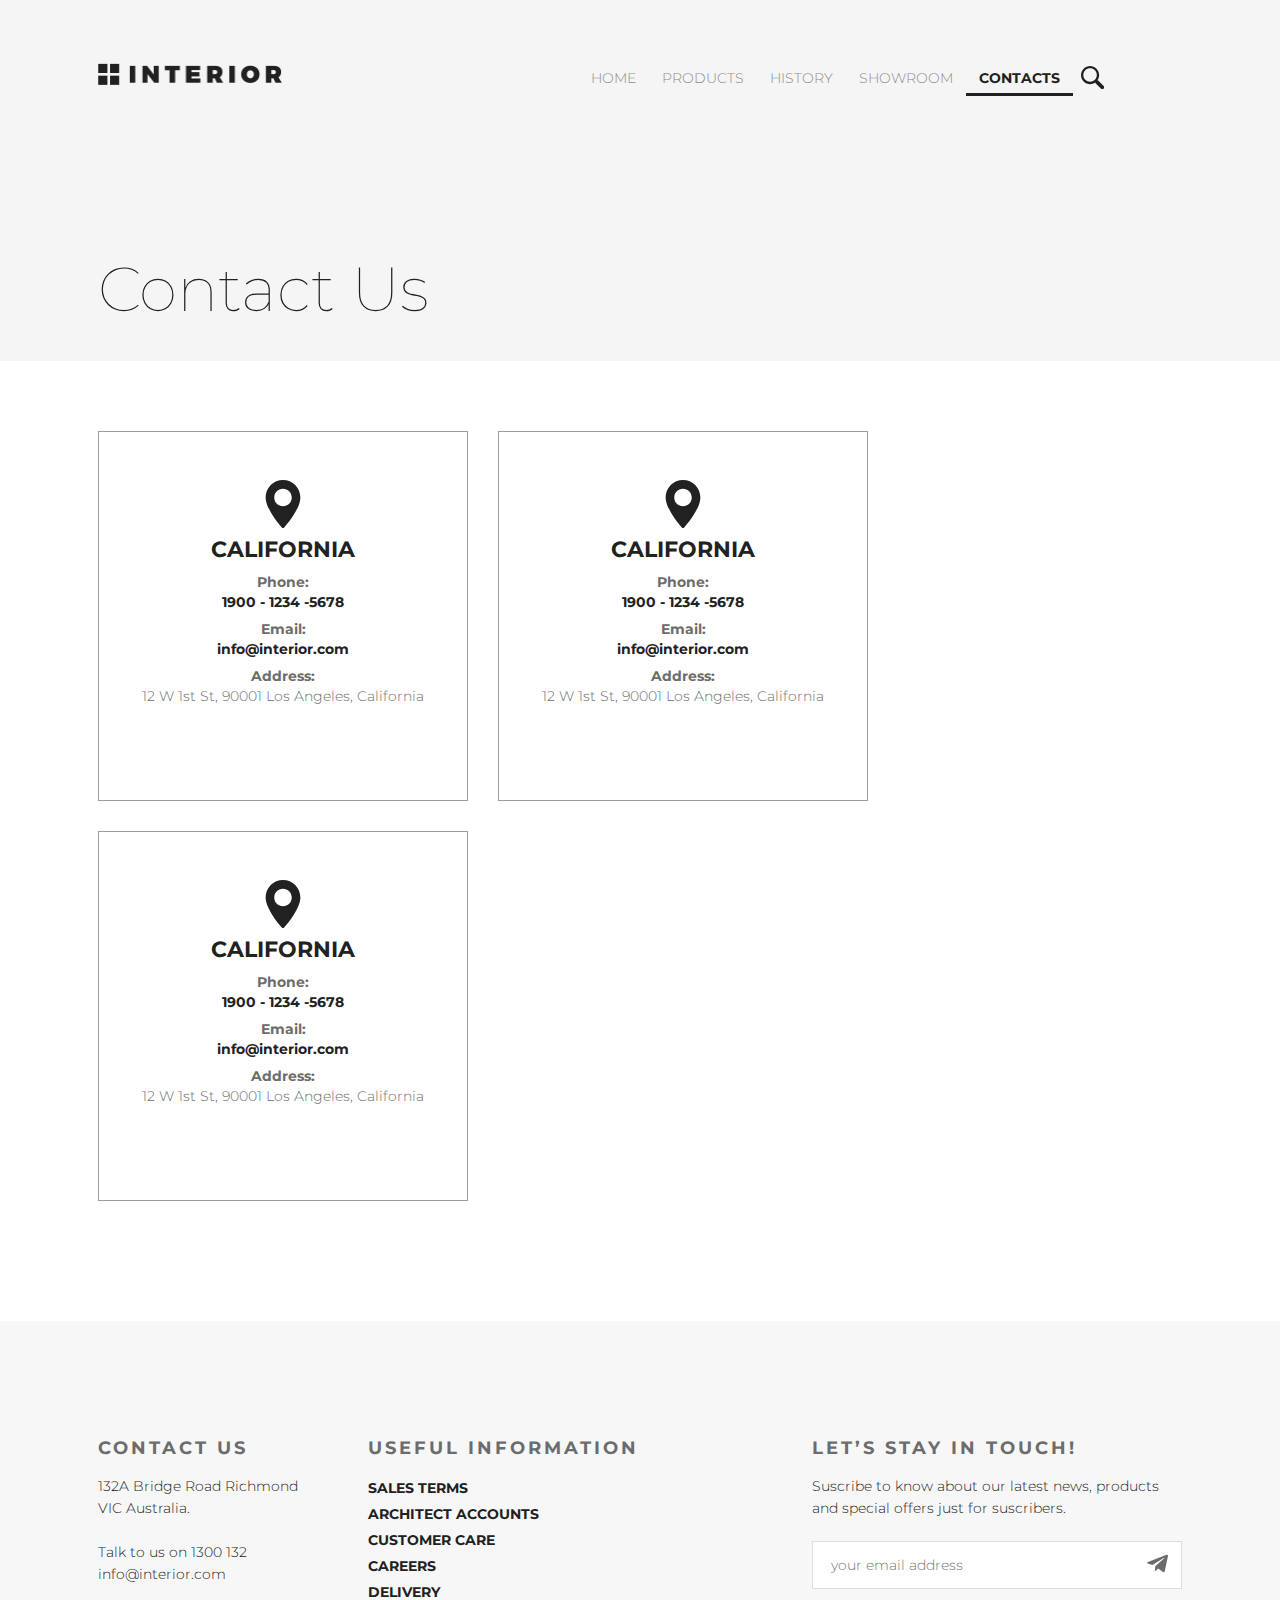
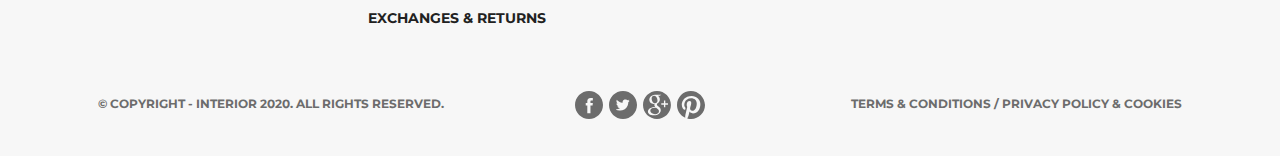
<file: contacts.html>
<!DOCTYPE html>
<html lang="ru">

<head>
  <meta charset="UTF-8">
  <meta name="viewport" content="width=device-width, initial-scale=1.0">
  <title>Contacts</title>
  <link href="https://fonts.googleapis.com/css2?family=Montserrat:wght@100;300;700&display=swap" rel="stylesheet">
  <link rel="stylesheet" href="css/normalize.css">
  <link rel="stylesheet" href="css/style.min.css">
</head>

<body>
  <header class="page-header">
    <div class="container padding-site">
      <a class="page-header__logo" href="index.html">
        <img src="img/logo.png" width="184" height="21" alt="Логотип Interior">
      </a>
      <nav class="page-header__main-nav main-nav" id="main-nav">
        <ul class="main-menu">
          <li class="main-menu__item">
            <a class="main-menu__link" href="index.html">Home</a>
          </li>
          <li class="main-menu__item">
            <a class="main-menu__link" href="catalog.html">Products</a>
          </li>
          <li class="main-menu__item">
            <a class="main-menu__link" href="#">History</a>
          </li>
          <li class="main-menu__item">
            <a class="main-menu__link" href="#">Showroom</a>
          </li>
          <li class="main-menu__item main-menu__item_current">
            <a class="main-menu__link">Contacts</a>
          </li>
          <li class="main-menu__item main-menu__item_search">
            <a class="main-menu__link" href="#">
              <span class="visually-hidden">Поиск по сайту</span>
              <svg xmlns="http://www.w3.org/2000/svg" width="23" height="23" viewBox="0 0 30 30">
                <path fill="#212121"
                  d="M20.194 3.46c-4.613-4.613-12.121-4.613-16.734 0-4.612 4.614-4.612 12.121 0 16.735 4.108 4.107 10.506 4.547 15.116 1.34.097.459.319.897.676 1.254l6.718 6.718a2.498 2.498 0 003.535 0 2.496 2.496 0 000-3.535l-6.718-6.72a2.5 2.5 0 00-1.253-.674c3.209-4.611 2.769-11.008-1.34-15.118zm-2.121 14.614c-3.444 3.444-9.049 3.444-12.492 0-3.442-3.444-3.442-9.048 0-12.492 3.443-3.443 9.048-3.443 12.492 0 3.444 3.444 3.444 9.048 0 12.492z" />
              </svg>
            </a>
          </li>
        </ul>
      </nav>
    </div>
  </header>
  <main>
    <div class="page-title-wrapper">
      <h1 class="page-title container padding-site">Contact us</h1>
    </div>
    <section class="contacts container padding-site">
      <h2 class="visually-hidden">Наши контакты</h2>
      <ul class="contacts__list">
        <li class="contacts__item">
          <a class="contacts__link" href="#">
            <svg xmlns="http://www.w3.org/2000/svg" width="48" height="48" viewBox="0 0 512 512">
              <path fill="#212121"
                d="M256 0C153.755 0 70.573 83.182 70.573 185.426c0 126.888 165.939 313.167 173.004 321.035 6.636 7.391 18.222 7.378 24.846 0 7.065-7.868 173.004-194.147 173.004-321.035C441.425 83.182 358.244 0 256 0zm0 278.719c-51.442 0-93.292-41.851-93.292-93.293S204.559 92.134 256 92.134s93.291 41.851 93.291 93.293-41.85 93.292-93.291 93.292z" />
            </svg>
          </a>
          <h3 class="contacts__title">California</h3>
          <p class="contacts__details">
            <span class="contacts__type">Phone:</span>
            1900 - 1234 -5678
          </p>
          <p class="contacts__details">
            <span class="contacts__type">Email:</span>
            info@interior.com
          </p>
          <p class="contacts__details contacts__details_address">
            <span class="contacts__type">Address:</span>
            12 W 1st St, 90001 Los Angeles, California
          </p>
        </li>
        <li class="contacts__item">
          <a class="contacts__link" href="#">
            <svg xmlns="http://www.w3.org/2000/svg" width="48" height="48" viewBox="0 0 512 512">
              <path fill="#212121"
                d="M256 0C153.755 0 70.573 83.182 70.573 185.426c0 126.888 165.939 313.167 173.004 321.035 6.636 7.391 18.222 7.378 24.846 0 7.065-7.868 173.004-194.147 173.004-321.035C441.425 83.182 358.244 0 256 0zm0 278.719c-51.442 0-93.292-41.851-93.292-93.293S204.559 92.134 256 92.134s93.291 41.851 93.291 93.293-41.85 93.292-93.291 93.292z" />
            </svg>
          </a>
          <h3 class="contacts__title">California</h3>
          <p class="contacts__details">
            <span class="contacts__type">Phone:</span>
            1900 - 1234 -5678
          </p>
          <p class="contacts__details">
            <span class="contacts__type">Email:</span>
            info@interior.com
          </p>
          <p class="contacts__details contacts__details_address">
            <span class="contacts__type">Address:</span>
            12 W 1st St, 90001 Los Angeles, California
          </p>
        </li>
        <li class="contacts__item">
          <a class="contacts__link" href="#">
            <svg xmlns="http://www.w3.org/2000/svg" width="48" height="48" viewBox="0 0 512 512">
              <path fill="#212121"
                d="M256 0C153.755 0 70.573 83.182 70.573 185.426c0 126.888 165.939 313.167 173.004 321.035 6.636 7.391 18.222 7.378 24.846 0 7.065-7.868 173.004-194.147 173.004-321.035C441.425 83.182 358.244 0 256 0zm0 278.719c-51.442 0-93.292-41.851-93.292-93.293S204.559 92.134 256 92.134s93.291 41.851 93.291 93.293-41.85 93.292-93.291 93.292z" />
            </svg>
          </a>
          <h3 class="contacts__title">California</h3>
          <p class="contacts__details">
            <span class="contacts__type">Phone:</span>
            1900 - 1234 -5678
          </p>
          <p class="contacts__details">
            <span class="contacts__type">Email:</span>
            info@interior.com
          </p>
          <p class="contacts__details contacts__details_address">
            <span class="contacts__type">Address:</span>
            12 W 1st St, 90001 Los Angeles, California
          </p>
        </li>
      </ul>
    </section>
  </main>
  <footer class="page-footer">
    <div class="page-footer__wrapper container padding-site">
      <div class="page-footer__top">
        <div class="page-footer__contacts">
          <h2 class="page-footer__title">Contact Us</h2>
          <p class="page-footer__text">132A Bridge Road Richmond VIC Australia.</p>
          <p class="page-footer__text">Talk to us on 1300 132 info@interior.com</p>
        </div>
        <div class="page-footer__info">
          <h2 class="page-footer__title">Useful Information</h2>
          <ul class="page-footer__list">
            <li class="page-footer__item"><a class="page-footer__link" href="#">Sales terms</a></li>
            <li class="page-footer__item"><a class="page-footer__link" href="#">Architect accounts</a></li>
            <li class="page-footer__item"><a class="page-footer__link" href="#">Customer care</a></li>
            <li class="page-footer__item"><a class="page-footer__link" href="#">Careers</a></li>
            <li class="page-footer__item"><a class="page-footer__link" href="#">Delivery</a></li>
            <li class="page-footer__item"><a class="page-footer__link" href="#">Exchanges & returns</a></li>
          </ul>
        </div>
        <div class="page-footer__subscribe footer-subscribe">
          <h2 class="page-footer__title">Let’s Stay in Touch!</h2>
          <p class="page-footer__text">Suscribe to know about our latest news, products and special offers just for
            suscribers.</p>
          <form class="page-footer__subscribe-form subscribe-form" action="https://echo.htmlacademy.ru" method="post">
            <p class="subscribe-form__item">
              <label class="visually-hidden" for="subscribe-form-email">Email:</label>
              <input class="subscribe-form__input" id="subscribe-form-email" type="email" name="email" value=""
                placeholder="your email address">
              <button class="subscribe-form__button" type="submit">
                <span class="visually-hidden">Подписаться на рассылку</span>
                <svg xmlns="http://www.w3.org/2000/svg" width="21" height="21" viewBox="0 0 24 24">
                  <path fill="#6c6c6c"
                    d="M9.417 15.181l-.397 5.584c.568 0 .814-.244 1.109-.537l2.663-2.545 5.518 4.041c1.012.564 1.725.267 1.998-.931L23.93 3.821l.001-.001c.321-1.496-.541-2.081-1.527-1.714l-21.29 8.151c-1.453.564-1.431 1.374-.247 1.741l5.443 1.693L18.953 5.78c.595-.394 1.136-.176.691.218z" />
                </svg>
              </button>
            </p>
          </form>
        </div>
      </div>
      <div class="page-footer__bottom">
        <p class="page-footer__copyright">&copy; Copyright - INTERIOR 2020. All Rights Reserved.</p>
        <ul class="page-footer__social-list">
          <li class="page-footer__social-item">
            <a href="#" class="page-footer__social-link">
              <span class="visually-hidden">Facebook</span>
              <svg xmlns="http://www.w3.org/2000/svg" width="28" height="28" viewBox="0 0 48 48" fill="none">
                <path fill="#6c6c6c" fill-rule="evenodd" clip-rule="evenodd"
                  d="M24 0C10.745 0 0 10.745 0 24s10.745 24 24 24 24-10.745 24-24S37.255 0 24 0zm2.502 25.054v13.058h-5.403V25.054H18.4v-4.5h2.7v-2.701c0-3.671 1.523-5.854 5.853-5.854h3.605v4.5h-2.253c-1.686 0-1.797.629-1.797 1.802l-.006 2.253h4.082l-.478 4.5h-3.604z" />
              </svg>
            </a>
          </li>
          <li class="page-footer__social-item">
            <a href="#" class="page-footer__social-link">
              <span class="visually-hidden">Twitter</span>
              <svg xmlns="http://www.w3.org/2000/svg" width="28" height="28" viewBox="0 0 48 48" fill="none">
                <path fill="#6c6c6c" fill-rule="evenodd" clip-rule="evenodd"
                  d="M24 0C10.745 0 0 10.745 0 24s10.745 24 24 24 24-10.745 24-24S37.255 0 24 0zm-.668 20.338l-.05-.83c-.152-2.153 1.174-4.119 3.273-4.881.772-.272 2.081-.306 2.938-.068.335.101.973.44 1.427.745l.822.56.907-.288c.503-.153 1.175-.407 1.477-.577.285-.152.537-.237.537-.186 0 .288-.621 1.271-1.141 1.813-.706.763-.504.83.923.322.856-.288.873-.288.705.034-.1.17-.621.763-1.175 1.305-.94.932-.99 1.034-.99 1.814 0 1.203-.571 3.711-1.142 5.084-1.058 2.576-3.324 5.237-5.59 6.576-3.19 1.881-7.437 2.356-11.013 1.254-1.192-.373-3.24-1.322-3.24-1.491 0-.051.621-.119 1.377-.136a9.452 9.452 0 004.499-1.254l.906-.542-1.04-.356c-1.478-.509-2.804-1.678-3.14-2.78-.1-.356-.067-.373.873-.373l.974-.017-.823-.39c-.974-.49-1.863-1.321-2.3-2.169-.319-.61-.722-2.152-.604-2.27.033-.052.386.05.789.186 1.158.423 1.31.322.638-.39-1.26-1.288-1.645-3.203-1.041-5.017l.285-.813 1.108 1.101c2.267 2.22 4.936 3.543 7.991 3.932l.84.102z" />
              </svg>
            </a>
          </li>
          <li class="page-footer__social-item">
            <a href="#" class="page-footer__social-link">
              <span class="visually-hidden">Google plus</span>
              <svg xmlns="http://www.w3.org/2000/svg" width="28" height="28" viewBox="0 0 98 98">
                <path fill="#6c6c6c"
                  d="M50.729 33.67c0-6.775-4.039-17.311-11.826-17.311-2.448 0-5.071 1.222-6.577 3.105-1.598 1.979-2.062 4.511-2.062 6.965 0 6.3 3.658 16.741 11.736 16.741 2.345 0 4.872-1.123 6.382-2.63 2.159-2.171 2.347-5.175 2.347-6.87zM45.657 58.414c-.748-.094-1.218-.094-2.156-.094-.847 0-5.918.185-9.859 1.511-2.064.748-8.071 3.008-8.071 9.687 0 6.682 6.478 11.485 16.522 11.485 9.015 0 13.804-4.338 13.804-10.163-.001-4.813-3.099-7.344-10.24-12.426z" />
                <path fill="#6c6c6c"
                  d="M48.875 0C21.882 0 0 21.882 0 48.875S21.882 97.75 48.875 97.75 97.75 75.868 97.75 48.875 75.868 0 48.875 0zM37.489 84.945c-13.616 0-20.184-6.488-20.184-13.455 0-3.385 1.687-8.18 7.227-11.475 5.818-3.576 13.709-4.043 17.936-4.334-1.319-1.692-2.816-3.479-2.816-6.395 0-1.597.47-2.539.934-3.669-1.034.096-2.062.188-3.002.188-9.948 0-15.581-7.438-15.581-14.775 0-4.322 1.969-9.124 6.005-12.605 5.354-4.422 12.67-5.622 17.744-5.622H64.25l-6.105 3.836h-5.816c2.158 1.786 6.658 5.549 6.658 12.703 0 6.957-3.938 10.259-7.879 13.36-1.223 1.221-2.632 2.538-2.632 4.611 0 2.065 1.41 3.193 2.44 4.047l3.383 2.628c4.132 3.479 7.888 6.679 7.886 13.177-.001 8.847-8.55 17.78-24.696 17.78zm40.516-37.22v9.464h-4.646v-9.464h-9.393v-4.697h9.393v-9.406h4.646v9.406h9.438v4.697h-9.438z" />
              </svg>
            </a>
          </li>
          <li class="page-footer__social-item">
            <a href="#" class="page-footer__social-link">
              <span class="visually-hidden">Pinterest</span>
              <svg width="28" height="28" viewBox="0 0 20 20" xmlns="http://www.w3.org/2000/svg">
                <path fill="#6c6c6c" fill-rule="evenodd"
                  d="M9.876 0C4.399 0 0 4.435 0 9.959c0 4.1 2.407 7.53 5.893 9.12 0-1.867-.013-1.626 1.41-7.699-.782-1.578-.174-4.183 1.577-4.183 2.43 0 .779 3.603.498 5.02-.249 1.088.581 1.925 1.577 1.925 1.909 0 3.153-2.427 3.153-5.271 0-2.176-1.493-3.767-4.066-3.767-4.575 0-5.735 5.096-4.149 6.695.399.604 0 .632 0 1.423-.277.836-2.49-.38-2.49-3.514 0-2.846 2.324-6.193 7.054-6.193 3.734 0 6.224 2.761 6.224 5.69 0 3.933-2.158 6.779-5.311 6.779-1.079 0-2.075-.586-2.407-1.256-.603 2.346-.725 3.535-1.66 4.854.913.25 1.826.418 2.822.418C15.602 20 20 15.565 20 10.042 19.752 4.435 15.353 0 9.876 0" />
              </svg>
            </a>
          </li>
        </ul>
        <p class="page-footer__docs"><a href="#">Terms &amp; Conditions</a> / <a href="#">Privacy policy &amp;
            Cookies</a></p>
      </div>
    </div>
  </footer>
</body>

</html>
</file>
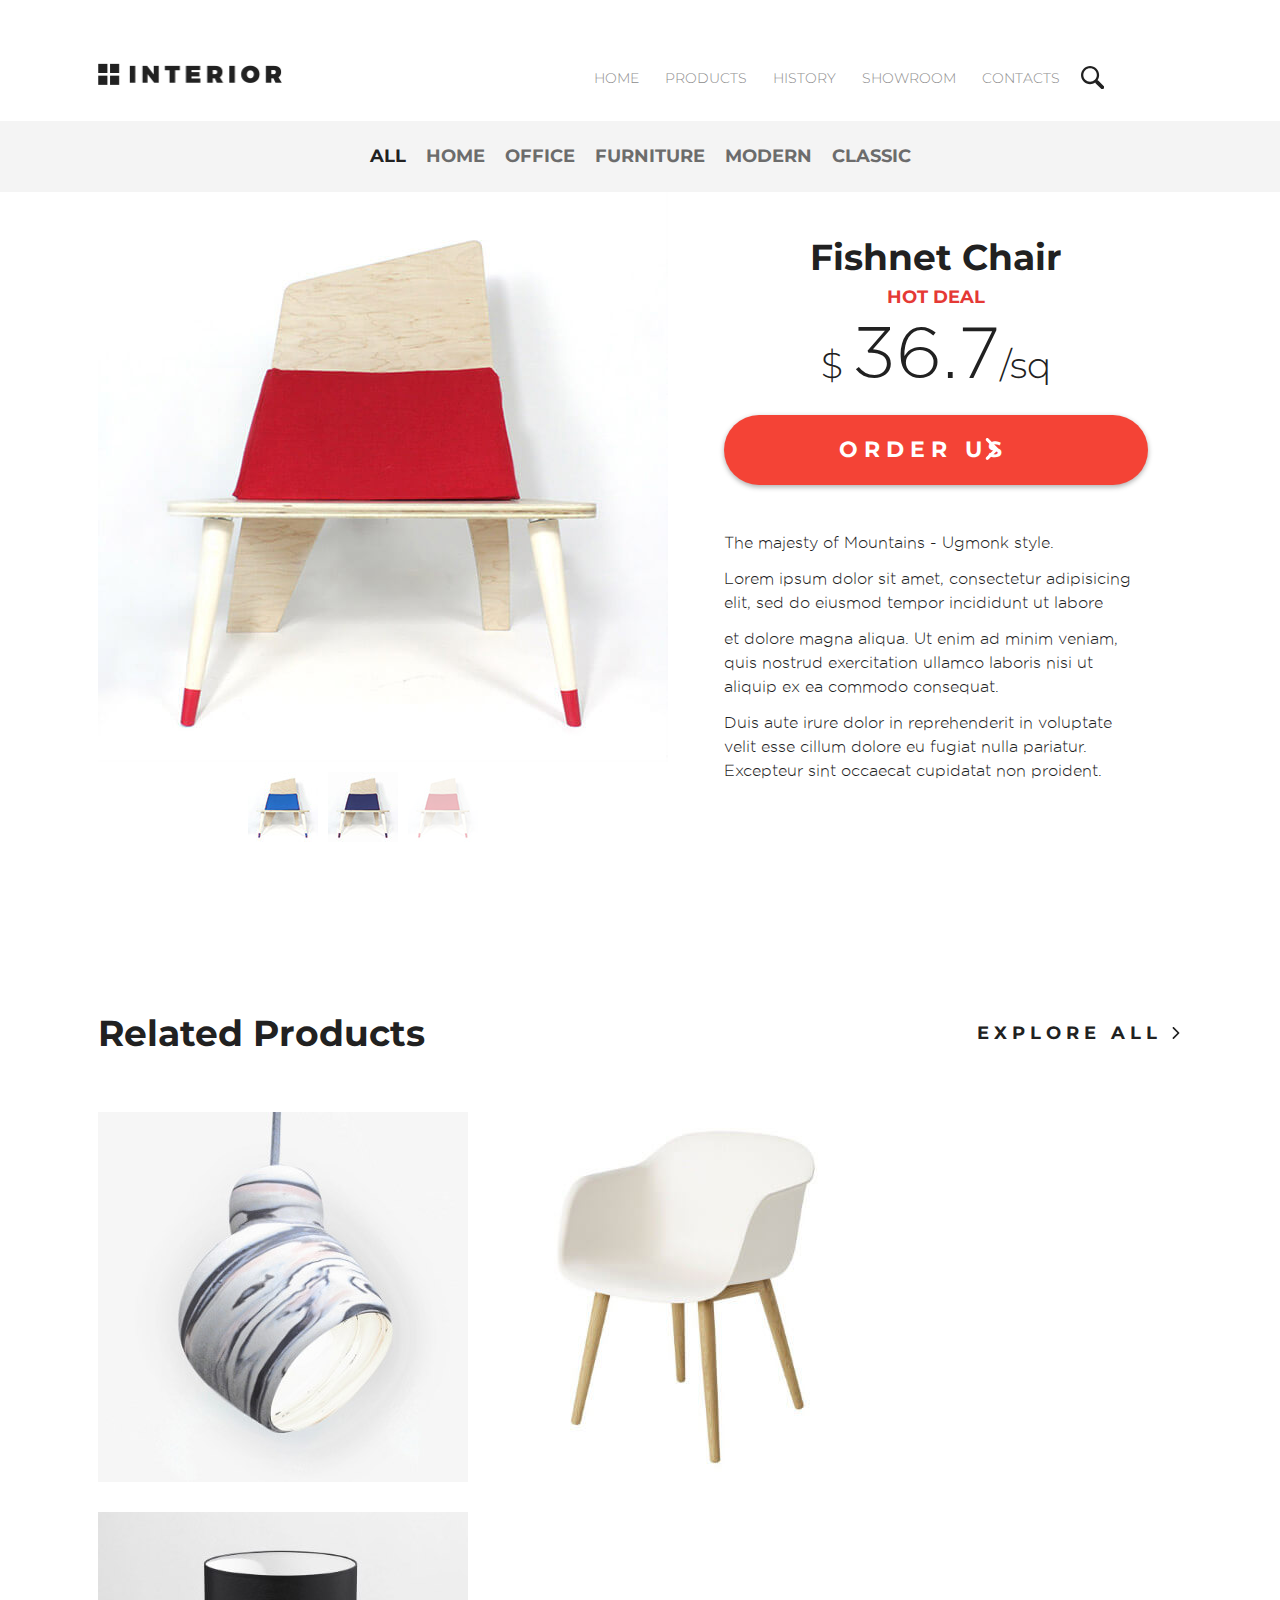
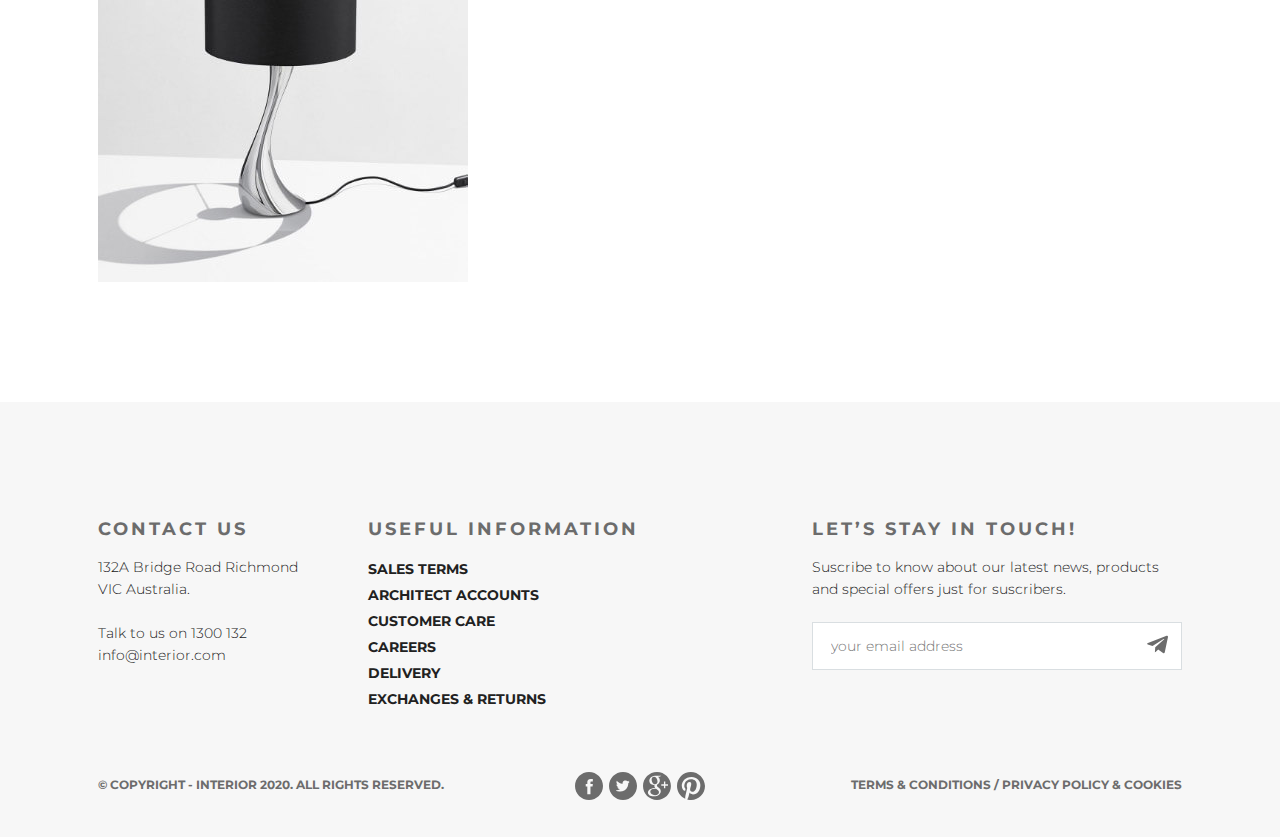
<file: product-details.html>
<!DOCTYPE html>
<html lang="en">

<head>
  <meta charset="UTF-8">
  <meta name="viewport" content="width=device-width, initial-scale=1.0">
  <title>Fishnet Chair</title>
  <link href="https://fonts.googleapis.com/css2?family=Montserrat:wght@100;300;700&display=swap" rel="stylesheet">
  <link rel="stylesheet" href="css/normalize.css">
  <link rel="stylesheet" href="css/style.min.css">
</head>

<body class="page-product-details">
  <header class="page-header page-header_white">
    <div class="container padding-site">
      <a class="page-header__logo" href="index.html">
        <img src="img/logo.png" width="184" height="21" alt="Логотип Interior">
      </a>
      <nav class="page-header__main-nav main-nav" id="main-nav">
        <ul class="main-menu">
          <li class="main-menu__item">
            <a class="main-menu__link" href="index.html">Home</a>
          </li>
          <li class="main-menu__item">
            <a class="main-menu__link" href="catalog.html">Products</a>
          </li>
          <li class="main-menu__item">
            <a class="main-menu__link" href="#">History</a>
          </li>
          <li class="main-menu__item">
            <a class="main-menu__link" href="#">Showroom</a>
          </li>
          <li class="main-menu__item">
            <a class="main-menu__link" href="contacts.html">Contacts</a>
          </li>
          <li class="main-menu__item main-menu__item_search">
            <a class="main-menu__link" href="#">
              <span class="visually-hidden">Поиск по сайту</span>
              <svg xmlns="http://www.w3.org/2000/svg" width="23" height="23" viewBox="0 0 30 30">
                <path fill="#212121"
                  d="M20.194 3.46c-4.613-4.613-12.121-4.613-16.734 0-4.612 4.614-4.612 12.121 0 16.735 4.108 4.107 10.506 4.547 15.116 1.34.097.459.319.897.676 1.254l6.718 6.718a2.498 2.498 0 003.535 0 2.496 2.496 0 000-3.535l-6.718-6.72a2.5 2.5 0 00-1.253-.674c3.209-4.611 2.769-11.008-1.34-15.118zm-2.121 14.614c-3.444 3.444-9.049 3.444-12.492 0-3.442-3.444-3.442-9.048 0-12.492 3.443-3.443 9.048-3.443 12.492 0 3.444 3.444 3.444 9.048 0 12.492z" />
              </svg>
            </a>
          </li>
        </ul>
      </nav>
    </div>
  </header>

  <main>
    <h1 class="visually-hidden">Подробное описание товара</h1>
    <div class="menu-category">
      <div class="container padding-site">
        <ul class="menu-category__list">
          <li class="menu-category__item menu-category__item_current">
            <a class="menu-category__link" href="#">All</a>
          </li>
          <li class="menu-category__item">
            <a class="menu-category__link" href="#">Home</a></li>
          <li class="menu-category__item">
            <a class="menu-category__link" href="#">Office</a></li>
          <li class="menu-category__item">
            <a class="menu-category__link" href="#">Furniture</a></li>
          <li class="menu-category__item">
            <a class="menu-category__link" href="#">Modern</a></li>
          <li class="menu-category__item">
            <a class="menu-category__link" href="#">Classic</a></li>
        </ul>
      </div>
    </div>

    <section class="product-details container padding-site">
      <h2 class="visually-hidden">Характеристики товара Fishnet Chair</h2>
      <div class="slider">
        <ul class="product-details__images slider__list">
          <li class="slider__slide slider__slide_current">
            <p class="slider__img">
              <img src="img/slider-product-details.jpg" width="570" height="570" alt="Fishnet Chair">
            </p>
          </li>
          <li class="slider__slide">
            <p class="slider__img">
              <img src="img/slider-product-details-2.jpg" width="570" height="570" alt="Fishnet Chair">
            </p>
          </li>
          <li class="slider__slide">
            <p class="slider__img">
              <img src="img/slider-product-details-3.jpg" width="570" height="570" alt="Fishnet Chair">
            </p>
          </li>
        </ul>
        <ul class="slider-controll">
          <li class="slider-controll__item">
            <button class="slider-controll__btn slider-controll__btn-blue" type="button">
              <span class="visually-hidden">Fishnet Chair, цвет голубой</span>
            </button>
          </li>
          <li class="slider-controll__item">
            <button class="slider-controll__btn slider-controll__btn-darkblue" type="button">
              <span class="visually-hidden">Fishnet Chair, цвет синий</span>
            </button>
          </li>
          <li class="slider-controll__item slider-controll__item_active">
            <button class="slider-controll__btn slider-controll__btn-red" type="button">
              <span class="visually-hidden">Fishnet Chair, цвет красный</span>
            </button>
          </li>
        </ul>
      </div>
      <div class="text-content">
        <h3 class="text-content__title">Fishnet Chair</h3>
        <p class="text-content__tag">Hot Deal</p>
        <p class="text-content__price">$ <span class="text-content__price-count">36.7</span>/sq</p>
        <a class="button" href="#">Order Us</a>
        <p class="text-content__text">The majesty of Mountains - Ugmonk style.</p>
        <p class="text-content__text">Lorem ipsum dolor sit amet, consectetur adipisicing elit, sed do eiusmod tempor
          incididunt ut labore</p>
        <p class="text-content__text">et dolore magna aliqua. Ut enim ad minim veniam, quis nostrud exercitation ullamco
          laboris nisi ut aliquip ex ea commodo consequat.</p>
        <p class="text-content__text">Duis aute irure dolor in reprehenderit in voluptate velit esse cillum dolore eu
          fugiat nulla pariatur. Excepteur sint occaecat cupidatat non proident.</p>
        <!-- <p class="text-content__text">sunt in culpa qui officia deserunt mollit anim id est laborum. Sed ut perspiciatis unde omnis iste natus error sit voluptatem accusantium doloremque laudantium, totam rem aperiam, eaque ipsa quae ab illo inventore veritatis et quasi architecto beatae vitae dicta sunt explicabo. Nemo enim ipsam voluptatem quia voluptas sit aspernatur aut odit aut fugit, sed quia consequuntur magni dolores eos qui ratione voluptatem sequi nesciunt. Neque porro quisquam est, qui dolorem ipsum quia dolor sit amet, consectetur, adipisci velit, sed quia non numquam eius modi tempora incidunt ut labore et dolore magnam aliquam quaerat voluptatem.</p> -->
      </div>
    </section>

    <section class="trending-products container padding-site">
      <div class="trending-products__top">
        <h2 class="trending-products__title">Related Products</h2>
        <a class="button button_no-border" href="#">explore all</a>
      </div>
      <ul class="trending-products__list">
        <li class="trending-products__item">
          <p class="trending-products__img">
            <a href="#">
              <img src="img/product-11.jpg" width="370" height="370" alt="Trending Products">
            </a>
          </p>
        </li>
        <li class="trending-products__item">
          <p class="trending-products__img">
            <a href="#">
              <img src="img/product-21.jpg" width="370" height="370" alt="Trending Products">
            </a>
          </p>
        </li>
        <li class="trending-products__item">
          <p class="trending-products__img">
            <a href="#">
              <img src="img/product-31.jpg" width="370" height="370" alt="Trending Products">
            </a>
          </p>
        </li>
      </ul>
    </section>
  </main>
  <footer class="page-footer">
    <div class="container padding-site">
      <div class="page-footer__top">
        <div class="page-footer__contacts">
          <h2 class="page-footer__title">Contact Us</h2>
          <p class="page-footer__text">132A Bridge Road Richmond VIC Australia.</p>
          <p class="page-footer__text">Talk to us on 1300 132 info@interior.com</p>
        </div>
        <div class="page-footer__info">
          <h2 class="page-footer__title">Useful Information</h2>
          <ul class="page-footer__list">
            <li class="page-footer__item"><a class="page-footer__link" href="#">Sales terms</a></li>
            <li class="page-footer__item"><a class="page-footer__link" href="#">Architect accounts</a></li>
            <li class="page-footer__item"><a class="page-footer__link" href="#">Customer care</a></li>
            <li class="page-footer__item"><a class="page-footer__link" href="#">Careers</a></li>
            <li class="page-footer__item"><a class="page-footer__link" href="#">Delivery</a></li>
            <li class="page-footer__item"><a class="page-footer__link" href="#">Exchanges & returns</a></li>
          </ul>
        </div>
        <div class="page-footer__subscribe footer-subscribe">
          <h2 class="page-footer__title">Let’s Stay in Touch!</h2>
          <p class="page-footer__text">Suscribe to know about our latest news, products and special offers just for
            suscribers.</p>
          <form class="page-footer__subscribe-form subscribe-form" action="https://echo.htmlacademy.ru" method="post">
            <p class="subscribe-form__item">
              <label class="visually-hidden" for="subscribe-form-email">Email:</label>
              <input class="subscribe-form__input" id="subscribe-form-email" type="email" name="email" value=""
                placeholder="your email address">
              <button class="subscribe-form__button" type="submit">
                <span class="visually-hidden">Подписаться на рассылку</span>
                <svg xmlns="http://www.w3.org/2000/svg" width="21" height="21" viewBox="0 0 24 24">
                  <path fill="#6c6c6c"
                    d="M9.417 15.181l-.397 5.584c.568 0 .814-.244 1.109-.537l2.663-2.545 5.518 4.041c1.012.564 1.725.267 1.998-.931L23.93 3.821l.001-.001c.321-1.496-.541-2.081-1.527-1.714l-21.29 8.151c-1.453.564-1.431 1.374-.247 1.741l5.443 1.693L18.953 5.78c.595-.394 1.136-.176.691.218z" />
                </svg>
              </button>
            </p>
          </form>
        </div>
      </div>
      <div class="page-footer__bottom">
        <p class="page-footer__copyright">&copy; Copyright - INTERIOR 2020. All Rights Reserved.</p>
        <ul class="page-footer__social-list">
          <li class="page-footer__social-item">
            <a href="#" class="page-footer__social-link">
              <span class="visually-hidden">Facebook</span>
              <svg xmlns="http://www.w3.org/2000/svg" width="28" height="28" viewBox="0 0 48 48" fill="none">
                <path fill="#6c6c6c" fill-rule="evenodd" clip-rule="evenodd"
                  d="M24 0C10.745 0 0 10.745 0 24s10.745 24 24 24 24-10.745 24-24S37.255 0 24 0zm2.502 25.054v13.058h-5.403V25.054H18.4v-4.5h2.7v-2.701c0-3.671 1.523-5.854 5.853-5.854h3.605v4.5h-2.253c-1.686 0-1.797.629-1.797 1.802l-.006 2.253h4.082l-.478 4.5h-3.604z" />
              </svg>
            </a>
          </li>
          <li class="page-footer__social-item">
            <a href="#" class="page-footer__social-link">
              <span class="visually-hidden">Twitter</span>
              <svg xmlns="http://www.w3.org/2000/svg" width="28" height="28" viewBox="0 0 48 48" fill="none">
                <path fill="#6c6c6c" fill-rule="evenodd" clip-rule="evenodd"
                  d="M24 0C10.745 0 0 10.745 0 24s10.745 24 24 24 24-10.745 24-24S37.255 0 24 0zm-.668 20.338l-.05-.83c-.152-2.153 1.174-4.119 3.273-4.881.772-.272 2.081-.306 2.938-.068.335.101.973.44 1.427.745l.822.56.907-.288c.503-.153 1.175-.407 1.477-.577.285-.152.537-.237.537-.186 0 .288-.621 1.271-1.141 1.813-.706.763-.504.83.923.322.856-.288.873-.288.705.034-.1.17-.621.763-1.175 1.305-.94.932-.99 1.034-.99 1.814 0 1.203-.571 3.711-1.142 5.084-1.058 2.576-3.324 5.237-5.59 6.576-3.19 1.881-7.437 2.356-11.013 1.254-1.192-.373-3.24-1.322-3.24-1.491 0-.051.621-.119 1.377-.136a9.452 9.452 0 004.499-1.254l.906-.542-1.04-.356c-1.478-.509-2.804-1.678-3.14-2.78-.1-.356-.067-.373.873-.373l.974-.017-.823-.39c-.974-.49-1.863-1.321-2.3-2.169-.319-.61-.722-2.152-.604-2.27.033-.052.386.05.789.186 1.158.423 1.31.322.638-.39-1.26-1.288-1.645-3.203-1.041-5.017l.285-.813 1.108 1.101c2.267 2.22 4.936 3.543 7.991 3.932l.84.102z" />
              </svg>
            </a>
          </li>
          <li class="page-footer__social-item">
            <a href="#" class="page-footer__social-link">
              <span class="visually-hidden">Google plus</span>
              <svg xmlns="http://www.w3.org/2000/svg" width="28" height="28" viewBox="0 0 98 98">
                <path fill="#6c6c6c"
                  d="M50.729 33.67c0-6.775-4.039-17.311-11.826-17.311-2.448 0-5.071 1.222-6.577 3.105-1.598 1.979-2.062 4.511-2.062 6.965 0 6.3 3.658 16.741 11.736 16.741 2.345 0 4.872-1.123 6.382-2.63 2.159-2.171 2.347-5.175 2.347-6.87zM45.657 58.414c-.748-.094-1.218-.094-2.156-.094-.847 0-5.918.185-9.859 1.511-2.064.748-8.071 3.008-8.071 9.687 0 6.682 6.478 11.485 16.522 11.485 9.015 0 13.804-4.338 13.804-10.163-.001-4.813-3.099-7.344-10.24-12.426z" />
                <path fill="#6c6c6c"
                  d="M48.875 0C21.882 0 0 21.882 0 48.875S21.882 97.75 48.875 97.75 97.75 75.868 97.75 48.875 75.868 0 48.875 0zM37.489 84.945c-13.616 0-20.184-6.488-20.184-13.455 0-3.385 1.687-8.18 7.227-11.475 5.818-3.576 13.709-4.043 17.936-4.334-1.319-1.692-2.816-3.479-2.816-6.395 0-1.597.47-2.539.934-3.669-1.034.096-2.062.188-3.002.188-9.948 0-15.581-7.438-15.581-14.775 0-4.322 1.969-9.124 6.005-12.605 5.354-4.422 12.67-5.622 17.744-5.622H64.25l-6.105 3.836h-5.816c2.158 1.786 6.658 5.549 6.658 12.703 0 6.957-3.938 10.259-7.879 13.36-1.223 1.221-2.632 2.538-2.632 4.611 0 2.065 1.41 3.193 2.44 4.047l3.383 2.628c4.132 3.479 7.888 6.679 7.886 13.177-.001 8.847-8.55 17.78-24.696 17.78zm40.516-37.22v9.464h-4.646v-9.464h-9.393v-4.697h9.393v-9.406h4.646v9.406h9.438v4.697h-9.438z" />
              </svg>
            </a>
          </li>
          <li class="page-footer__social-item">
            <a href="#" class="page-footer__social-link">
              <span class="visually-hidden">Pinterest</span>
              <svg width="28" height="28" viewBox="0 0 20 20" xmlns="http://www.w3.org/2000/svg">
                <path fill="#6c6c6c" fill-rule="evenodd"
                  d="M9.876 0C4.399 0 0 4.435 0 9.959c0 4.1 2.407 7.53 5.893 9.12 0-1.867-.013-1.626 1.41-7.699-.782-1.578-.174-4.183 1.577-4.183 2.43 0 .779 3.603.498 5.02-.249 1.088.581 1.925 1.577 1.925 1.909 0 3.153-2.427 3.153-5.271 0-2.176-1.493-3.767-4.066-3.767-4.575 0-5.735 5.096-4.149 6.695.399.604 0 .632 0 1.423-.277.836-2.49-.38-2.49-3.514 0-2.846 2.324-6.193 7.054-6.193 3.734 0 6.224 2.761 6.224 5.69 0 3.933-2.158 6.779-5.311 6.779-1.079 0-2.075-.586-2.407-1.256-.603 2.346-.725 3.535-1.66 4.854.913.25 1.826.418 2.822.418C15.602 20 20 15.565 20 10.042 19.752 4.435 15.353 0 9.876 0" />
              </svg>
            </a>
          </li>
        </ul>
        <p class="page-footer__docs"><a href="#">Terms &amp; Conditions</a> / <a href="#">Privacy policy &amp;
            Cookies</a></p>
      </div>
    </div>
  </footer>
</body>

</html>
</file>
<file: css/style.min.css>
@font-face{font-family:gothamlight;src:url(../fonts/gothamlight-webfont.woff2) format('woff2'),url(../fonts/gothamlight-webfont.woff) format('woff');font-weight:300;font-style:normal}body{font-family:Montserrat,Arial,sans-serif;font-size:14px;line-height:24px;font-weight:300;color:#212121}a{text-decoration:none}img{max-width:100%;height:auto}.visually-hidden:not(:focus):not(:active),input[type=checkbox].visually-hidden,input[type=radio].visually-hidden{position:absolute;width:1px;height:1px;margin:-1px;padding:0;border:0;white-space:nowrap;-webkit-clip-path:inset(100%);clip-path:inset(100%);clip:rect(0,0,0,0);overflow:hidden}.container{max-width:1366px;margin:0 auto}.padding-site{padding:0 98px;-webkit-box-sizing:border-box;box-sizing:border-box}.button{position:relative;padding:10px 30px;padding-right:55px;font:inherit;font-size:18px;font-weight:700;letter-spacing:6px;color:#212121;text-transform:uppercase;background-color:#fff;border-radius:25px;-webkit-box-shadow:0 2px 4.85px .15px rgba(33,33,33,.35);box-shadow:0 2px 4.85px .15px rgba(33,33,33,.35)}.button::after{content:'';position:absolute;top:16px;right:30px;width:12px;height:12px;background-image:url(../img/arrow.svg);background-position:0 0;background-repeat:no-repeat}.button:focus,.button:hover{-webkit-box-shadow:0 2px 4.85px .15px rgba(33,33,33,.65);box-shadow:0 2px 4.85px .15px rgba(33,33,33,.65)}.button:active{-webkit-box-shadow:inset 0 2px 2px 0 rgba(33,33,33,.35);box-shadow:inset 0 2px 2px 0 rgba(33,33,33,.35)}.button_no-border{padding:10px 0;padding-right:20px;letter-spacing:5px;-webkit-box-shadow:none;box-shadow:none}.button_no-border::after{right:0}.button_no-border:active,.button_no-border:focus,.button_no-border:hover{color:#6c6c6c;border-radius:0;-webkit-box-shadow:none;box-shadow:none}.button_no-border:active,.button_no-border:focus,.button_no-border:hover::after{background-image:url(../img/arrow-hover.svg);background-position:0 0;background-repeat:no-repeat}.page-header{padding-top:63px;padding-bottom:15px;background-color:#f5f5f5}.index-page .page-header{position:absolute;top:0;left:0;right:0;margin:auto;z-index:1;background-color:transparent}.page-product-details .page-header{background-color:#fff;margin-bottom:10px}.page-header_sticky{position:fixed;padding-top:23px;background-color:#fff;-webkit-box-shadow:0 0 11.76px .24px rgba(0,0,0,.25);box-shadow:0 0 11.76px .24px rgba(0,0,0,.25)}.page-header .container{display:-webkit-box;display:-ms-flexbox;display:flex;-webkit-box-pack:justify;-ms-flex-pack:justify;justify-content:space-between}.page-header__main-nav{max-width:700px;margin-right:70px}.page-header__logo{-ms-flex-negative:0;flex-shrink:0;width:184px;height:21px}.main-menu{display:-webkit-box;display:-ms-flexbox;display:flex;-ms-flex-wrap:wrap;flex-wrap:wrap;margin:0;padding:0;list-style:none}.main-menu__link{display:inline-block;padding:3px 13px;color:#8c8c8c;text-transform:uppercase}.main-menu__link:active,.main-menu__link:focus,.main-menu__link:hover{color:#212121}.main-menu__item_current .main-menu__link{font-weight:700;color:#212121;border-bottom:3px solid #212121}.main-menu__item_search .main-menu__link{padding:0 8px;margin-top:3px}.main-menu__link:active path,.main-menu__link:focus path,.main-menu__link:hover path{fill:rgba(33,33,33,.65)}.theme_gray-1{background-color:#f0f0f0}.theme_gray-2{background-color:#eaeaea}.theme_gray-3{background-color:#e6e6e6;background-image:-webkit-gradient(linear,left top,right top,from(#e6e6e6),to(#ddd));background-image:-o-linear-gradient(left,#e6e6e6,#ddd);background-image:linear-gradient(to right,#e6e6e6,#ddd)}.page-title-wrapper{padding-top:142px;padding-bottom:36px;background-color:#f5f5f5}.page-title{font-size:62px;line-height:72px;font-weight:100;text-transform:capitalize}.popular-products{margin-bottom:110px}.text-content{position:absolute;display:-webkit-box;display:-ms-flexbox;display:flex;-webkit-box-orient:vertical;-webkit-box-direction:normal;-ms-flex-direction:column;flex-direction:column;-webkit-box-align:start;-ms-flex-align:start;align-items:flex-start;max-width:400px}.text-content__title{margin:0;font-size:36px;line-height:58px;font-weight:700}.text-content__tag{-webkit-box-ordinal-group:0;-ms-flex-order:-1;order:-1;margin:0;font-size:18px;line-height:28px;font-weight:700;color:#1e88e5;text-transform:uppercase}.text-content__price{margin:0;font-size:36px;line-height:48px;font-weight:300}.text-content__price-count{font-size:72px;line-height:72px}.text-content__description{margin:0;margin-bottom:27px;color:#6c6c6c}.text-content__text{margin:6px 0;font-size:16px;line-height:24px;font-weight:300}.slider{position:relative}.slider__list{margin:0;padding:0;list-style:none}.slider__slide{position:relative;display:none}.slider__slide_current{display:list-item}.slider__img{margin:0;width:1366px;height:auto;font-size:0;line-height:0}.slider .text-content{top:366px;left:98px;max-width:500px}.slider .text-content__title{margin-bottom:14px;font-size:62px;line-height:72px;font-weight:100;text-transform:uppercase}.popular-products .text-content__tag{color:#43a047}.slider-controll{position:absolute;left:623px;bottom:23px;display:-webkit-box;display:-ms-flexbox;display:flex;-webkit-box-align:center;-ms-flex-align:center;align-items:center;margin:0;padding:0;list-style:none}.slider-controll__item{margin-right:10px}.slider-controll__item:last-child{margin-right:0}.slider-controll__btn{width:30px;height:30px;background-color:#c7c7c7;border:0;border-radius:50%;cursor:pointer}.slider-controll__btn:active,.slider-controll__btn:focus,.slider-controll__btn:hover{background-color:#212121}.slider-controll__item_active .slider-controll__btn{width:40px;height:40px;background-color:#212121}.featured-products{margin-bottom:90px}.featured-products__top{display:-webkit-box;display:-ms-flexbox;display:flex;-webkit-box-pack:justify;-ms-flex-pack:justify;justify-content:space-between;-webkit-box-align:center;-ms-flex-align:center;align-items:center;margin-bottom:50px}.tab-controll{display:-webkit-box;display:-ms-flexbox;display:flex;margin:0;padding:0;list-style:none}.tab-controll__item{padding-left:10px 15px;padding-right:20px;font-size:36px;line-height:58px;font-weight:700;color:#6c6c6c;border-bottom:1px solid #6c6c6c;cursor:pointer}.tab-controll__item_current{color:#212121;border-bottom:3px solid #212121;cursor:default}.tab-controll__item:hover{color:#212121}.tab-content{display:-webkit-box;display:-ms-flexbox;display:flex;-ms-flex-wrap:wrap;flex-wrap:wrap;margin:0;padding:0;list-style:none}.tab-content__item{position:relative;margin-right:30px;margin-bottom:30px}.tab-content__item:hover .tab-content__hover-content{display:-webkit-box;display:-ms-flexbox;display:flex}.tab-content__item:nth-child(4n){margin-right:0}.tab-content__img{width:270px;height:auto;margin:0;font-size:0;line-height:0}.tab-content__hover-content{position:absolute;top:0;left:0;display:none}.hover-content{-webkit-box-orient:vertical;-webkit-box-direction:normal;-ms-flex-direction:column;flex-direction:column;-webkit-box-align:center;-ms-flex-align:center;align-items:center;padding:30px;width:240px;min-height:240px;background-color:rgba(255,255,255,.9)}.hover-content__title{margin:0;margin-bottom:10px;font-size:23px;line-height:30px;font-weight:700}.hover-content__description{margin:0;line-height:22px;text-align:center;color:#6c6c6c}.hover-content__button{-webkit-box-ordinal-group:0;-ms-flex-order:-1;order:-1;width:48px;height:48px;margin-top:30px;margin-bottom:15px;padding:0}.hover-content__button::after{top:15px;left:15px;width:20px;height:20px;background-image:url(../img/arrow-big.svg);background-position:0 0;background-repeat:no-repeat}.promo-products{margin-bottom:110px}.promo-products__list{display:-webkit-box;display:-ms-flexbox;display:flex;-ms-flex-wrap:wrap;flex-wrap:wrap;margin:0;padding:0;list-style:none}.promo_products__item{position:relative;width:683px}.promo-products .text-content{top:220px;left:50px}.promo_products__img{width:683px;height:auto;margin:0;font-size:0;line-height:0}.trending-products{margin-bottom:90px}.trending-products__title{margin:0;font-size:36px;line-height:58px;font-weight:700;color:#212121}.trending-products__top{display:-webkit-box;display:-ms-flexbox;display:flex;-webkit-box-pack:justify;-ms-flex-pack:justify;justify-content:space-between;-webkit-box-align:center;-ms-flex-align:center;align-items:center;margin-bottom:50px}.trending-products__list{display:-webkit-box;display:-ms-flexbox;display:flex;-ms-flex-wrap:wrap;flex-wrap:wrap;margin:0;padding:0;list-style:none}.trending-products__item{margin-right:30px;margin-bottom:30px}.trending-products__item:nth-child(3n){margin-right:0}.trending-products__img{width:370px;height:auto;margin:0;font-size:0;line-height:0}.hot-deals{position:relative;margin-bottom:120px}.hot-deals .text-content__tag{color:#e53935}.exclusive-products{margin-bottom:90px}.exclusive-products .text-content{top:180px;left:30px;max-width:340px}.exclusive-products__list{display:inline-block;margin:0;padding:0;list-style:none}.exclusive-products__item{position:relative;float:left;width:270px;min-height:270px;margin-right:30px;margin-bottom:30px}.exclusive-products__item:first-child{width:570px;min-height:570px}.exclusive-products__item:nth-child(3),.exclusive-products__item:nth-child(5){margin-right:0}.exclusive-products__img{margin:0;font-size:0;line-height:0}.mobile-app{background-color:#f9f4f1}.mobile-app .container{position:relative;padding-top:120px;padding-bottom:120px;background-color:#f9f4f1;background-image:url(../img/bg-mobile-app.jpg);background-position:0 0;background-repeat:no-repeat}.mobile-app .text-content{position:static;max-width:600px}.mobile-app .text-content__title{margin-bottom:10px;font-size:62px;line-height:72px;font-weight:100;text-transform:uppercase}.mobile-app .text-content__tag{color:#6c6c6c}.mobile-app .text-content__description{font-size:22px;margin-bottom:30px}.mobile-app__button-wrapper{display:-webkit-box;display:-ms-flexbox;display:flex}.mobile-app__button{display:block;width:135px;height:40px;background-color:#000}.mobile-app__button_appstore{background-image:url(../img/bg-app-store.jpg);margin-right:10px}.mobile-app__button_googleplay{background-image:url(../img/bg-google-play.jpg)}.catalog-products{margin-bottom:140px}.catalog-products .tab-controll__item{margin-top:52px;margin-bottom:50px;padding-left:14px;font-size:18px;line-height:51px;text-transform:uppercase}.catalog-products .tab-content{margin-bottom:30px}.catalog-products .tab-content__item:nth-child(4n){margin-right:30px}.catalog-products .tab-content__item:nth-child(3n){margin-right:0}.catalog-products .tab-content__img{width:370px}.catalog-products__button{display:block;margin:0 auto;padding:0;width:42px;height:42px;border:0;background-color:#fff;cursor:pointer}.catalog-products__button:active path,.catalog-products__button:focus path,.catalog-products__button:hover path{fill:#6c6c6c}.contacts{padding-top:70px;padding-bottom:90px}.contacts__list{display:-webkit-box;display:-ms-flexbox;display:flex;-ms-flex-wrap:wrap;flex-wrap:wrap;margin:0;padding:0;list-style:none}.contacts__item{margin-right:30px;margin-bottom:30px;padding:48px 40px;width:370px;min-height:370px;-webkit-box-sizing:border-box;box-sizing:border-box;text-align:center;border:1px solid #9c9c9c}.contacts__link{margin-bottom:27px}.contacts__link:hover path{fill:#6c6c6c}.contacts__item:nth-child(3n){margin-right:0}.contacts__title{margin:0;margin-bottom:5px;font-size:22px;line-height:30px;font-weight:700;text-transform:uppercase}.contacts__details{margin:7px 0;display:-webkit-box;display:-ms-flexbox;display:flex;-webkit-box-orient:vertical;-webkit-box-direction:normal;-ms-flex-direction:column;flex-direction:column;line-height:20px;font-weight:700}.contacts__details_address{margin:5px 0;font-weight:300;color:#6c6c6c}.contacts__type{font-weight:700;color:#6c6c6c}.menu-category{background-color:#f4f4f4}.menu-category__list{display:-webkit-box;display:-ms-flexbox;display:flex;-ms-flex-wrap:wrap;flex-wrap:wrap;-webkit-box-pack:center;-ms-flex-pack:center;justify-content:center;margin:0;padding:0;list-style:none;text-align:center}.menu-category__item{padding:10px}.menu-category__link{font-size:18px;line-height:51px;font-weight:700;text-transform:uppercase;color:#6c6c6c}.menu-category__item_current .menu-category__link{color:#212121}.menu-category__link:hover{color:#212121}.product-details{display:-webkit-box;display:-ms-flexbox;display:flex;min-width:765px;margin-bottom:120px;padding-bottom:36px}.product-details .slider{max-width:570px;margin-right:22px}.product-details .slider__list{margin-bottom:10px}.product-details .slider__img{width:570px}.product-details .slider-controll{position:static;margin-left:150px}.product-details .slider-controll__btn{position:relative;width:70px;height:70px;border-radius:0}.product-details .slider-controll__btn-blue{background-image:url(../img/slider-controll-blue.jpg)}.product-details .slider-controll__btn-darkblue{background-image:url(../img/slider-controll-darkblue.jpg)}.product-details .slider-controll__btn-red{background-image:url(../img/slider-controll-red.jpg)}.product-details .slider-controll__item_active .slider-controll__btn{cursor:default}.product-details .slider-controll__item_active .slider-controll__btn::after{content:'';position:absolute;top:0;left:0;width:70px;height:70px;background-color:rgba(255,255,255,.7)}.product-details .text-content{position:static;-webkit-box-align:center;-ms-flex-align:center;align-items:center;max-width:600px;padding:36px 34px}.product-details .text-content__tag{-webkit-box-ordinal-group:1;-ms-flex-order:0;order:0;margin-bottom:20px;line-height:22px;color:#e53935}.product-details .button{-ms-flex-item-align:stretch;-ms-grid-row-align:stretch;align-self:stretch;margin-bottom:40px;padding-top:23px;padding-bottom:23px;font-size:22px;line-height:24px;text-align:center;color:#fff;background-color:#f44336;border-radius:50px}.product-details .button::after{top:23px;right:145px;width:22px;height:22px;background-image:url(../img/arrow-white.svg)}.product-details .text-content__price{margin-bottom:26px}.product-details .text-content__price-count{font-family:gothamlight;line-height:48px}.product-details .text-content__text{-ms-flex-item-align:start;-ms-grid-row-align:start;align-self:start;font-family:gothamlight}.page-footer{background-color:#f7f7f7;padding-top:115px}.page-footer__top{display:-webkit-box;display:-ms-flexbox;display:flex;margin-bottom:60px}.page-footer__contacts{padding-right:70px;width:300px;-webkit-box-sizing:border-box;box-sizing:border-box}.page-footer__title{margin:0;margin-bottom:15px;font-size:18px;font-weight:700;letter-spacing:3px;color:#6c6c6c;text-transform:uppercase}.page-footer__text{margin:0;margin-bottom:22px;line-height:22px}.page-footer__text:last-child{margin-bottom:0}.page-footer__info{padding-right:60px;width:500px;-webkit-box-sizing:border-box;box-sizing:border-box}.page-footer__list{display:-webkit-box;display:-ms-flexbox;display:flex;-ms-flex-wrap:wrap;flex-wrap:wrap;margin:0;padding:0;list-style:none}.page-footer__item{width:205px}.page-footer__item:nth-child(2n+1){margin-right:30px}.page-footer__link{line-height:26px;font-weight:700;color:#212121;text-transform:uppercase}.page-footer__link:active,.page-footer__link:focus,.page-footer__link:hover{color:#6c6c6c}.page-footer__subscribe{width:370px}.page-footer__subscribe .page-footer__text{margin-bottom:22px}.subscribe-form__item{position:relative;margin:0;display:-webkit-box;display:-ms-flexbox;display:flex;-ms-flex-wrap:nowrap;flex-wrap:nowrap}.subscribe-form__input{width:322px;padding:12px 18px;-webkit-box-sizing:border-box;box-sizing:border-box;font:inherit;line-height:22px;background-color:#fff;border:1px solid #d9dee1;border-right:none}.subscribe-form__button{padding:0;width:48px;height:48px;-webkit-box-sizing:border-box;box-sizing:border-box;border:1px solid #d9dee1;border-left:none;background-color:#fff;cursor:pointer}.subscribe-form__input:focus,.subscribe-form__input:focus~.subscribe-form__button,.subscribe-form__input:hover,.subscribe-form__input:hover~.subscribe-form__button{outline:0;border-color:#b3b7b9}.subscribe-form__button:active svg path,.subscribe-form__button:focus svg path,.subscribe-form__button:hover svg path{fill:#212121}.page-footer__bottom{display:-webkit-box;display:-ms-flexbox;display:flex;padding-bottom:30px}.page-footer__copyright,.page-footer__docs{width:420px;margin:0;font-size:12px;line-height:26px;font-weight:700;text-align:left;text-transform:uppercase;color:#6c6c6c}.page-footer__social-list{display:-webkit-box;display:-ms-flexbox;display:flex;-ms-flex-wrap:wrap;flex-wrap:wrap;-webkit-box-pack:center;-ms-flex-pack:center;justify-content:center;width:330px;margin:0;padding:0;list-style:none}.page-footer__social-item{margin-right:6px}.page-footer__social-item:last-child{margin-right:0}.page-footer__social-link:active svg path,.page-footer__social-link:focus svg path,.page-footer__social-link:hover svg path{fill:#212121}.page-footer__docs{text-align:right}.page-footer__docs a{color:#6c6c6c}.page-footer__docs a:active,.page-footer__docs a:focus,.page-footer__docs a:hover{color:#212121}
</file>
